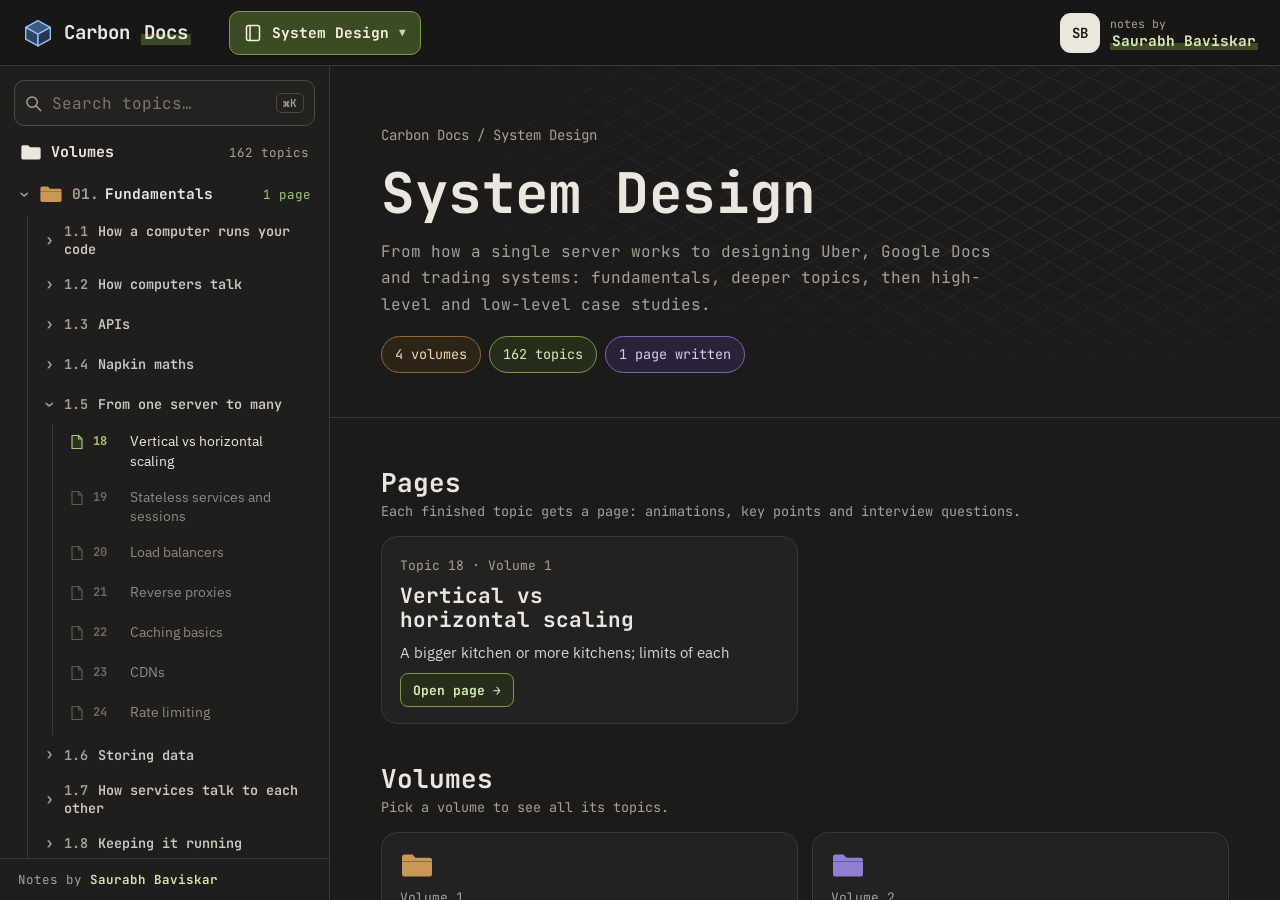
<file: index.html>
<!DOCTYPE html>
<html lang="en">
<head>
<meta charset="utf-8">
<meta name="viewport" content="width=device-width, initial-scale=1">
<title>Carbon Docs</title>
<link rel="preconnect" href="https://fonts.googleapis.com">
<link rel="preconnect" href="https://fonts.gstatic.com" crossorigin>
<link href="https://fonts.googleapis.com/css2?family=JetBrains+Mono:wght@400;500;700&family=IBM+Plex+Sans:wght@400;500;600&display=swap" rel="stylesheet">
<link rel="stylesheet" href="assets/lesson.css">
<link rel="stylesheet" href="assets/app.css">
</head>
<body id="carbonShell">
<header class="appbar">
 <button class="iconbtn menu-btn" id="menuBtn" type="button" aria-label="Show topics" aria-expanded="false"><svg viewBox="0 0 20 20" aria-hidden="true"><path d="M3 5h14M3 10h14M3 15h14" stroke="currentColor" stroke-width="2" stroke-linecap="round"/></svg></button>
 <a class="logo" id="logo" href="#"><svg viewBox="0 0 26 26" aria-hidden="true"><path d="M13 3 23 8.5 13 14 3 8.5Z" fill="#3e5a86" stroke="#9cc3f5" stroke-width="1.1" stroke-linejoin="round"/><path d="M3 8.5V18L13 23.5V14Z" fill="#2d4466" stroke="#9cc3f5" stroke-width="1.1" stroke-linejoin="round"/><path d="M23 8.5V18L13 23.5V14Z" fill="#223552" stroke="#9cc3f5" stroke-width="1.1" stroke-linejoin="round"/></svg><span>Carbon <em>Docs</em></span></a>
 <div class="switch">
  <button id="bookBtn" type="button" aria-haspopup="listbox" aria-expanded="false"><svg viewBox="0 0 18 18" aria-hidden="true"><rect x="2.5" y="1.5" width="13" height="15" rx="2" fill="none" stroke="currentColor" stroke-width="1.5"/><path d="M6 1.5v15" stroke="currentColor" stroke-width="1.5"/></svg><span id="bookName">Book</span><span class="car">▼</span></button>
  <div class="bookmenu" id="bookMenu" role="listbox" aria-label="Books" hidden></div>
 </div>
 <span class="spacer"></span>
 <div class="me"><span class="av" aria-hidden="true">SB</span><span class="who"><small>notes by</small><b>Saurabh Baviskar</b></span></div>
</header>
<div class="shell">
 <aside class="side" id="side" aria-label="Topics">
  <div class="sidesearch"><label><svg viewBox="0 0 18 18" aria-hidden="true"><circle cx="7.5" cy="7.5" r="5.5" fill="none" stroke="currentColor" stroke-width="1.6"/><path d="m12 12 4.5 4.5" stroke="currentColor" stroke-width="1.6" stroke-linecap="round"/></svg><input id="q" type="search" placeholder="Search topics…" autocomplete="off" aria-label="Search topics"><kbd>⌘K</kbd></label></div>
  <div class="treehead"><span><svg viewBox="0 0 34 28" aria-hidden="true"><path d="M2 6a2.5 2.5 0 0 1 2.5-2.5h8l3 3.2h14A2.5 2.5 0 0 1 32 9.2V23a2.5 2.5 0 0 1-2.5 2.5h-25A2.5 2.5 0 0 1 2 23Z" fill="#ece7de"/></svg>Volumes</span><small id="tcount"></small></div>
  <nav id="tree"></nav>
  <p class="nomatch" id="nomatch">No topic matches that search.</p>
  <div class="sidefoot">Notes by <b>Saurabh Baviskar</b></div>
 </aside>
 <div class="backdrop" id="backdrop"></div>
 <main class="main" id="main"></main>
</div>

<script src="system-design/book.js"></script>
<script>
{
const $=id=>document.getElementById(id);
const esc=s=>String(s).replace(/[&<>"']/g,c=>({'&':'&amp;','<':'&lt;','>':'&gt;','"':'&quot;',"'":'&#39;'}[c]));
const BOOKS=Object.values(window.BOOKS||{});
const COLS=['#d9a35b','#9a86e6','#5b9be0','#e06b8b','#8fbf6a','#5bc4b0'];
const folder=c=>'<svg viewBox="0 0 34 28" aria-hidden="true"><path d="M2 6a2.5 2.5 0 0 1 2.5-2.5h8l3 3.2h14A2.5 2.5 0 0 1 32 9.2V23a2.5 2.5 0 0 1-2.5 2.5h-25A2.5 2.5 0 0 1 2 23Z" fill="'+c+'" opacity=".92"/><path d="M2 10.5h30" stroke="#1c1b19" stroke-opacity=".35"/></svg>';
const doc=on=>'<svg viewBox="0 0 14 16" aria-hidden="true"><path d="M2 1.5h6.5L12 5v9.5H2Z" fill="'+(on?'#2a3320':'none')+'" stroke="'+(on?'#a8c872':'#5f5b55')+'" stroke-width="1.2" stroke-linejoin="round"/><path d="M8.5 1.5V5H12" fill="none" stroke="'+(on?'#a8c872':'#5f5b55')+'" stroke-width="1.2" stroke-linejoin="round"/></svg>';
const arrow=d=>'<svg viewBox="0 0 20 20" aria-hidden="true"><path d="'+(d<0?'M12.5 4 6.5 10l6 6':'M7.5 4l6 6-6 6')+'" fill="none" stroke="currentColor" stroke-width="2" stroke-linecap="round" stroke-linejoin="round"/></svg>';
let B=null,FLAT=[],active=null;
const store={get:k=>{try{return localStorage.getItem(k)}catch(e){return null}},set:(k,v)=>{try{localStorage.setItem(k,v)}catch(e){}}};
const label=n=>/^[CL]\d/i.test(n)?'Case study '+n:'Topic '+n;
const hashOf=t=>'#'+B.code+'-'+t.n.toLowerCase();
const countV=v=>v.modules.reduce((a,m)=>a+m.topics.length,0);
const pagesV=v=>v.modules.reduce((a,m)=>a+m.topics.filter(t=>B.pages[t.n]).length,0);

function useBook(b){
 B=b;FLAT=[];
 B.volumes.forEach((v,vi)=>v.modules.forEach(m=>m.topics.forEach(t=>FLAT.push({t,v,vi,m}))));
 $('bookName').textContent=B.title;$('logo').href='#'+B.code;
 $('tcount').textContent=FLAT.length+' topics';
 store.set('carbon:book',B.id);
 $('bookMenu').innerHTML='<p>Books</p>'+BOOKS.map(b=>{const n=b.volumes.reduce((k,v)=>k+countV(v),0);return '<button type="button" role="option" data-b="'+esc(b.id)+'" aria-selected="'+(b===B)+'">'+esc(b.title)+'<small>'+b.volumes.length+' volumes · '+n+' topics</small></button>'}).join('');
 $('tree').innerHTML=B.volumes.map((v,vi)=>{const p=pagesV(v);
  const tps=ts=>ts.map(t=>{const has=!!B.pages[t.n];return '<a class="tp'+(has?' has':'')+'" href="'+hashOf(t)+'" data-id="'+esc(t.n)+'">'+doc(has)+'<span class="tn">'+esc(t.n)+'</span><span>'+esc(t.t)+'</span></a>'}).join('');
  return '<details class="tv" data-v="'+vi+'"><summary><span class="chev">›</span>'+folder(COLS[vi%COLS.length])+'<span class="vt"><i>'+String(vi+1).padStart(2,'0')+'.</i>'+esc(v.title)+'</span><span class="cnt'+(p?' has':'')+'">'+(p?p+(p===1?' page':' pages'):countV(v))+'</span></summary><div class="kids">'+
   v.modules.map(m=>m.title?'<details class="tm"><summary><span class="chev">›</span><span><span class="mid">'+esc(m.id)+'</span> '+esc(m.title)+'</span></summary><div class="kids">'+tps(m.topics)+'</div></details>':tps(m.topics)).join('')+'</div></details>'}).join('');
 $('q').value='';filter();
}

/* ---------- main views ---------- */
function overview(){
 setMain(false);document.title=B.title+' · Carbon Docs';
 const pages=FLAT.filter(x=>B.pages[x.t.n]);
 $('main').innerHTML='<section class="ovhero grid-bg"><p class="crumb">Carbon Docs / '+esc(B.title)+'</p><h1>'+esc(B.title)+'</h1><p class="sub">'+esc(B.blurb)+'</p><div class="chips"><span class="c1">'+B.volumes.length+' volumes</span><span class="c2">'+FLAT.length+' topics</span><span class="c3">'+pages.length+(pages.length===1?' page':' pages')+' written</span></div></section>'+
 '<section class="ovbody"><h2>Pages</h2><p class="hint">Each finished topic gets a page: animations, key points and interview questions.</p><div class="cards">'+
 (pages.length?pages.map(x=>'<a class="card" href="'+hashOf(x.t)+'"><span class="k">'+esc(label(x.t.n))+' · '+esc(x.v.name)+'</span><h2>'+esc(x.t.t)+'</h2><p>'+esc(x.t.c)+'</p><span class="open">Open page →</span></a>').join(''):'<p class="hint">No pages yet.</p>')+
 '</div><h2>Volumes</h2><p class="hint">Pick a volume to see all its topics.</p><div class="cards two">'+
 B.volumes.map((v,vi)=>{const p=pagesV(v);return '<a class="card" href="#'+B.code+'-v'+(vi+1)+'">'+folder(COLS[vi%COLS.length])+'<span class="k">'+esc(v.name)+'</span><h2>'+esc(v.title)+'</h2><span class="meta">'+esc(v.range)+' · '+countV(v)+' topics'+(p?' · <b>'+p+(p===1?' page':' pages')+'</b>':'')+'</span></a>'}).join('')+'</div></section>';
 markActive(null);
}
function volume(vi){
 const v=B.volumes[vi];setMain(false);document.title=v.name+': '+v.title+' · Carbon Docs';
 $('main').innerHTML='<section class="ovhero grid-bg"><p class="crumb">'+esc(B.title)+' / '+esc(v.name)+'</p><h1>'+esc(v.title)+'</h1><p class="sub">'+esc(v.range)+' · '+countV(v)+' topics. Topics with a page are highlighted.</p></section><section class="vview">'+
 v.modules.map(m=>(m.title?'<h3 class="modh">'+esc((m.id?m.id+' ':'')+m.title)+'</h3>':'')+'<div class="list">'+m.topics.map(t=>{const on=!!B.pages[t.n];return '<a class="row'+(on?' on':'')+'" href="'+hashOf(t)+'"><span class="n">'+esc(t.n)+'</span><span class="t">'+esc(t.t)+'</span>'+(t.c?'<span class="c">'+esc(t.c)+'</span>':'')+(on?'<span class="open">Open →</span>':'')+'</a>'}).join('')+'</div>').join('')+'</section>';
 markActive(null);openVol(vi);
}
function topic(i){
 const x=FLAT[i],t=x.t,pg=B.pages[t.n],prev=FLAT[i-1],next=FLAT[i+1];
 document.title=t.t+' · Carbon Docs';
 const nav=(o,d)=>o?'<a class="iconbtn" href="'+hashOf(o.t)+'" aria-label="'+(d<0?'Previous':'Next')+' topic: '+esc(o.t.t)+'" title="'+esc(o.t.t)+'">'+arrow(d)+'</a>':'<span class="iconbtn" aria-disabled="true">'+arrow(d)+'</span>';
 const bar='<div class="pagebar">'+nav(prev,-1)+'<span class="pc"><b>'+esc(label(t.n))+'</b> · '+esc(x.v.name)+(x.m.title?' · '+esc((x.m.id?x.m.id+' ':'')+x.m.title):'')+'</span>'+nav(next,1)+'</div>';
 if(pg){setMain(true);$('main').innerHTML=bar+'<iframe class="pageframe" src="'+esc(B.base+pg)+'" title="'+esc(t.t)+'"></iframe>'}
 else{setMain(false);$('main').innerHTML=bar+'<section class="stub"><p class="crumb">'+esc(B.title)+' / '+esc(x.v.name)+': '+esc(x.v.title)+'</p><h1 style="font-size:clamp(28px,4vw,42px)">'+esc(t.t)+'</h1>'+(t.c?'<p class="sub">'+esc(t.c)+'</p>':'')+'<div class="box"><b>Not written yet</b><p>This topic gets its page after we learn it: subtopics with animations, a voice interview, then the page appears here.</p></div><div class="nav2">'+(prev?'<a class="btn" href="'+hashOf(prev.t)+'" style="display:inline-flex;align-items:center">← '+esc(prev.t.n)+'</a>':'')+(next?'<a class="btn pri" href="'+hashOf(next.t)+'" style="display:inline-flex;align-items:center">Next: '+esc(next.t.t)+' →</a>':'')+'</div></section>'}
 markActive(t.n);
}
function setMain(framed){const m=$('main');m.classList.toggle('framed',framed);m.scrollTop=0}

/* ---------- tree state ---------- */
function openVol(vi){document.querySelectorAll('#tree .tv').forEach(d=>{if(+d.dataset.v===vi)d.open=true})}
function markActive(id){
 active=id;let el=null;
 document.querySelectorAll('#tree .tp').forEach(a=>{if(id!==null&&a.dataset.id===id){a.setAttribute('aria-current','page');el=a}else a.removeAttribute('aria-current')});
 if(el){let p=el.parentElement;while(p&&p.id!=='tree'){if(p.tagName==='DETAILS')p.open=true;p=p.parentElement}
  el.scrollIntoView({block:'nearest'})}
}
function filter(){
 const q=$('q').value.trim().toLowerCase();let hits=0;
 document.querySelectorAll('#tree .tp').forEach(a=>{const ok=!q||a.textContent.toLowerCase().includes(q);a.hidden=!ok;if(ok)hits++});
 document.querySelectorAll('#tree details').forEach(d=>{const any=[...d.querySelectorAll('.tp')].some(a=>!a.hidden);d.hidden=!!q&&!any;if(q)d.open=any});
 if(!q){document.querySelectorAll('#tree details').forEach(d=>d.open=false);if(active!==null)markActive(active);else{openVol(0);document.querySelectorAll('#tree .tv[open] .tm').forEach(d=>{if(d.querySelector('.tp.has'))d.open=true})}}
 $('nomatch').style.display=q&&!hits?'block':'none'}

/* ---------- routing ---------- */
function route(){
 const h=location.hash.slice(1).toLowerCase(),m=h.match(/^([a-z]+)(?:-(.+))?$/);
 if(m){const b=BOOKS.find(x=>x.code===m[1]);if(b&&b!==B)useBook(b)}
 const rest=m&&m[1]===B.code?m[2]:null;
 if(rest&&/^v\d+$/.test(rest)&&B.volumes[+rest.slice(1)-1])volume(+rest.slice(1)-1);
 else if(rest){const i=FLAT.findIndex(x=>x.t.n.toLowerCase()===rest);if(i>=0)topic(i);else overview()}
 else overview();
 drawer(false)}

/* ---------- controls ---------- */
function drawer(on){document.body.classList.toggle('drawer',on);$('menuBtn').setAttribute('aria-expanded',String(on))}
function menu(on){$('bookMenu').hidden=!on;$('bookBtn').setAttribute('aria-expanded',String(on))}
$('menuBtn').addEventListener('click',()=>drawer(!document.body.classList.contains('drawer')));
$('backdrop').addEventListener('click',()=>drawer(false));
$('bookBtn').addEventListener('click',e=>{e.stopPropagation();menu($('bookMenu').hidden)});
$('bookMenu').addEventListener('click',e=>{const b=e.target.closest('[data-b]');if(!b)return;const bk=BOOKS.find(x=>x.id===b.dataset.b);menu(false);if(bk){if(bk!==B)useBook(bk);location.hash=bk.code}});
document.addEventListener('click',e=>{if(!e.target.closest('.switch'))menu(false)});
$('q').addEventListener('input',filter);
document.addEventListener('keydown',e=>{if((e.metaKey||e.ctrlKey)&&e.key.toLowerCase()==='k'){e.preventDefault();drawer(true);$('q').focus()}if(e.key==='Escape'){menu(false);drawer(false)}});
addEventListener('hashchange',route);

const saved=BOOKS.find(b=>b.id===store.get('carbon:book'));
useBook(saved||BOOKS[0]);route();
}
</script>
</body>
</html>
</file>
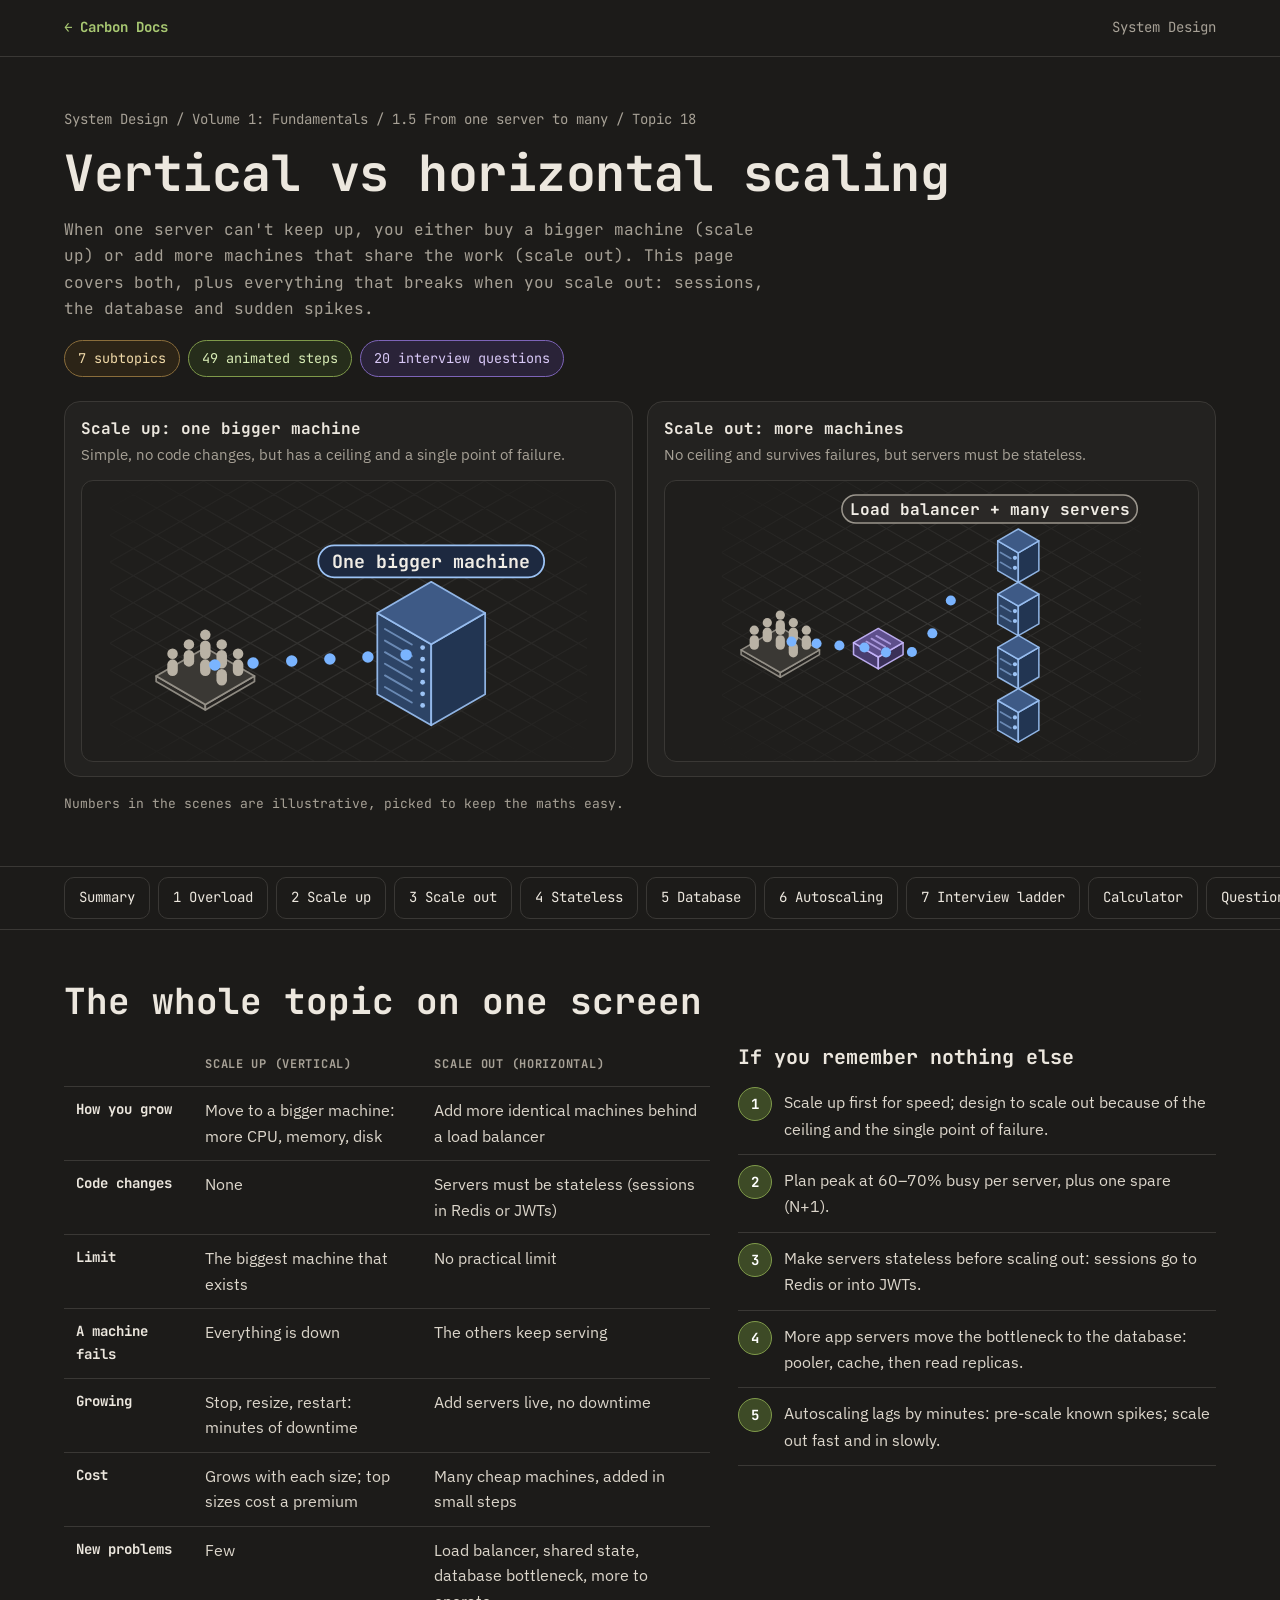
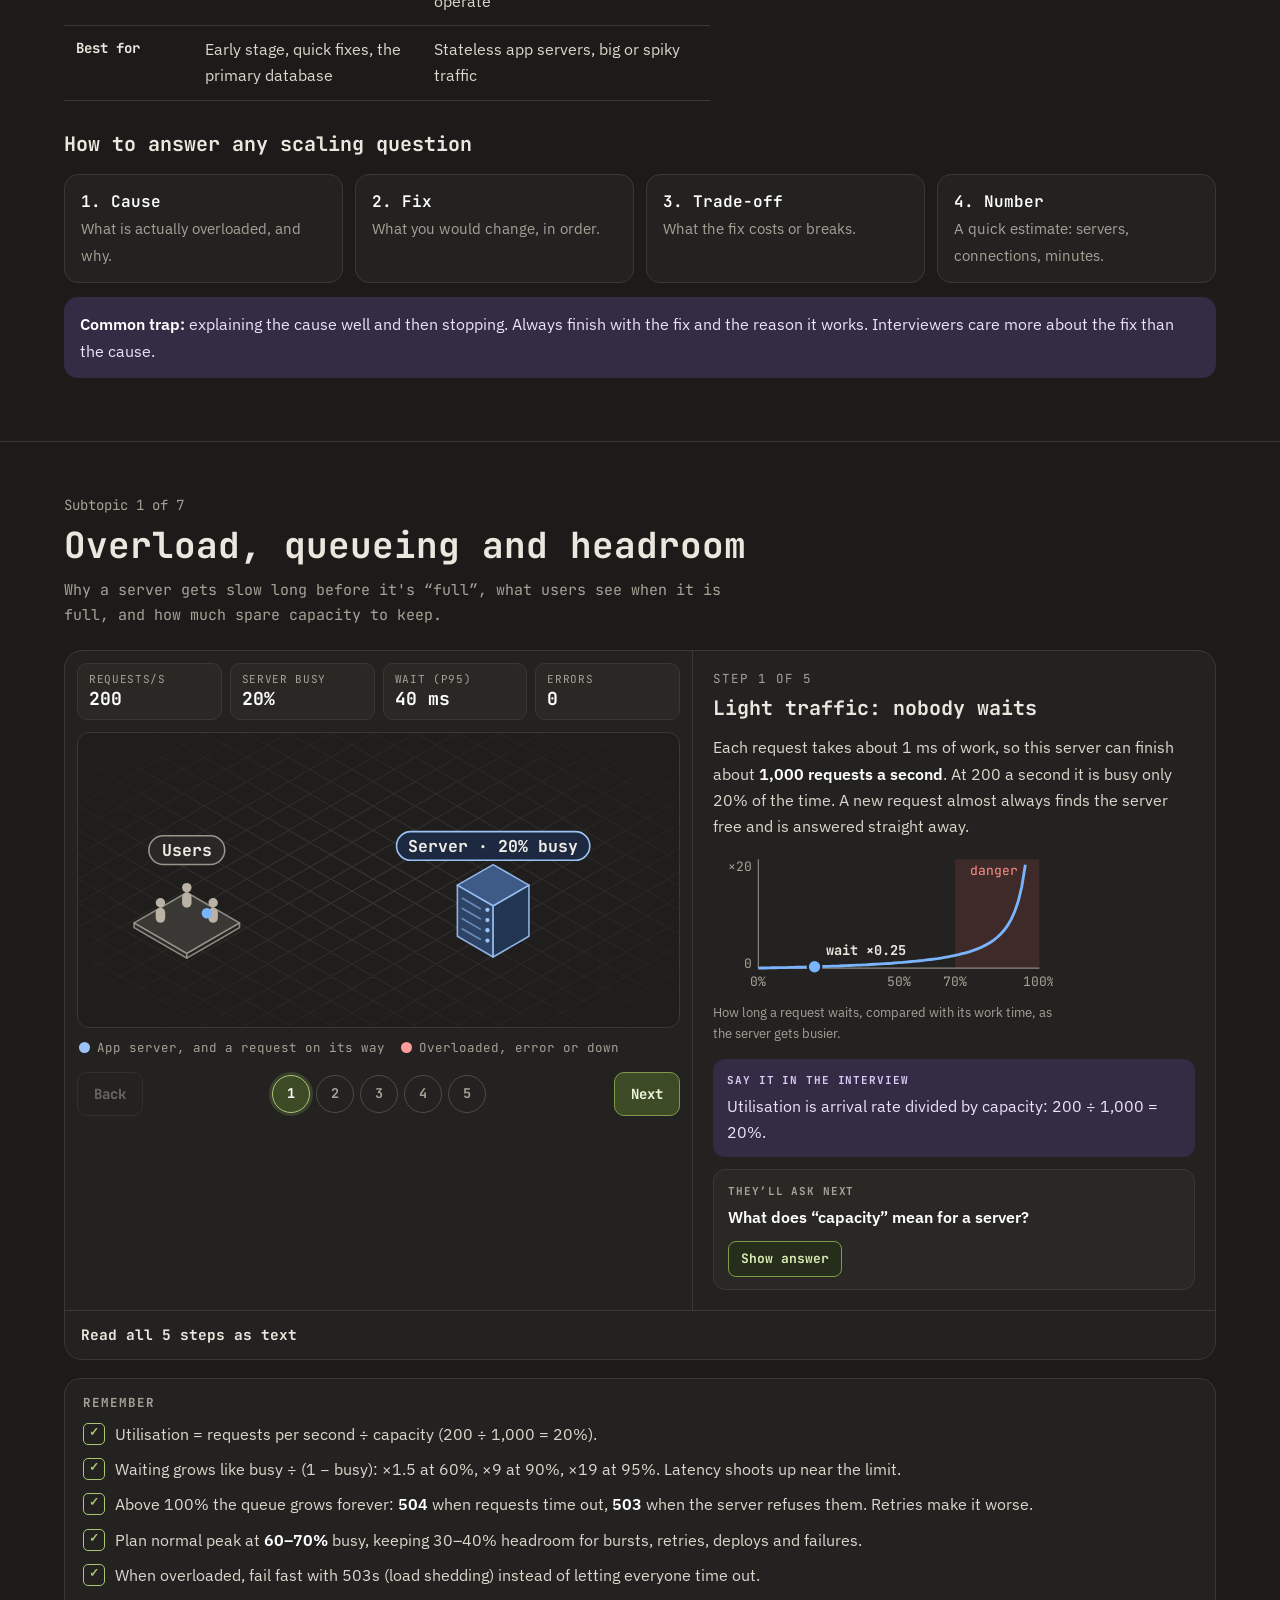
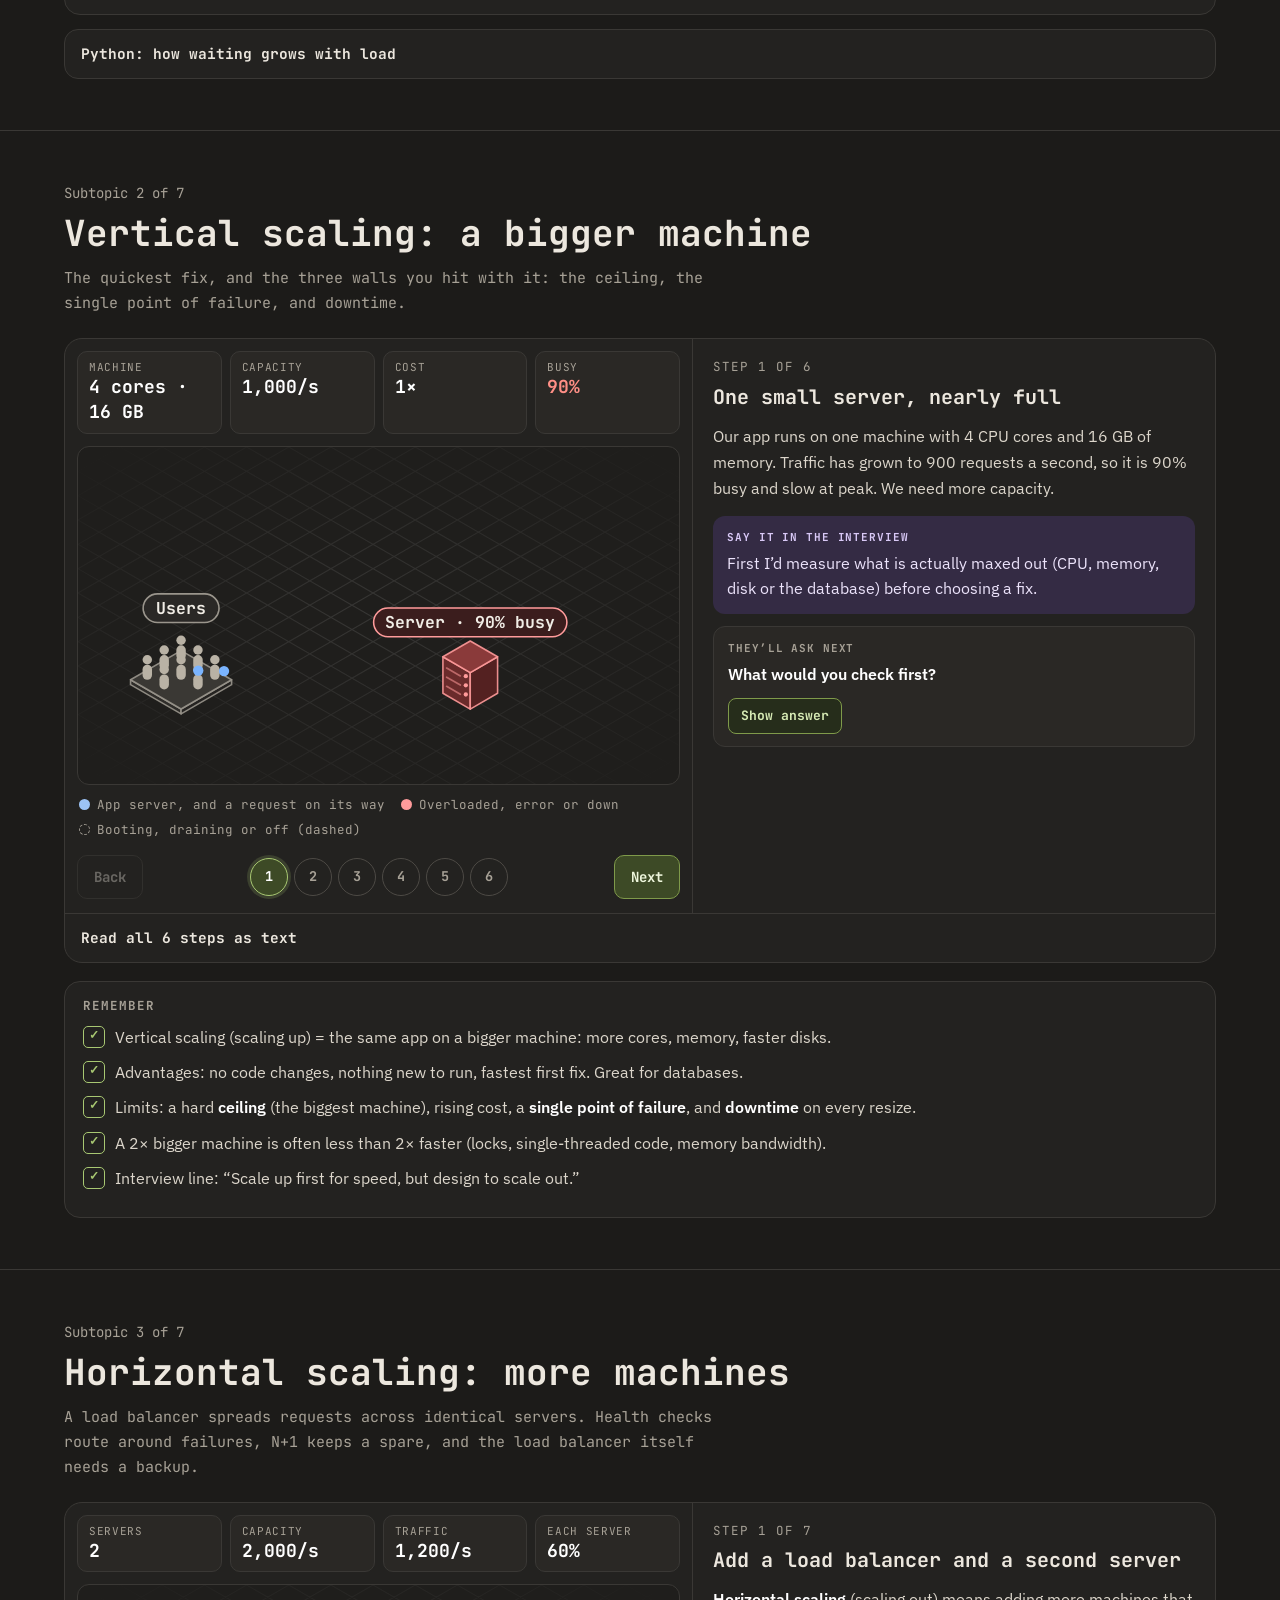
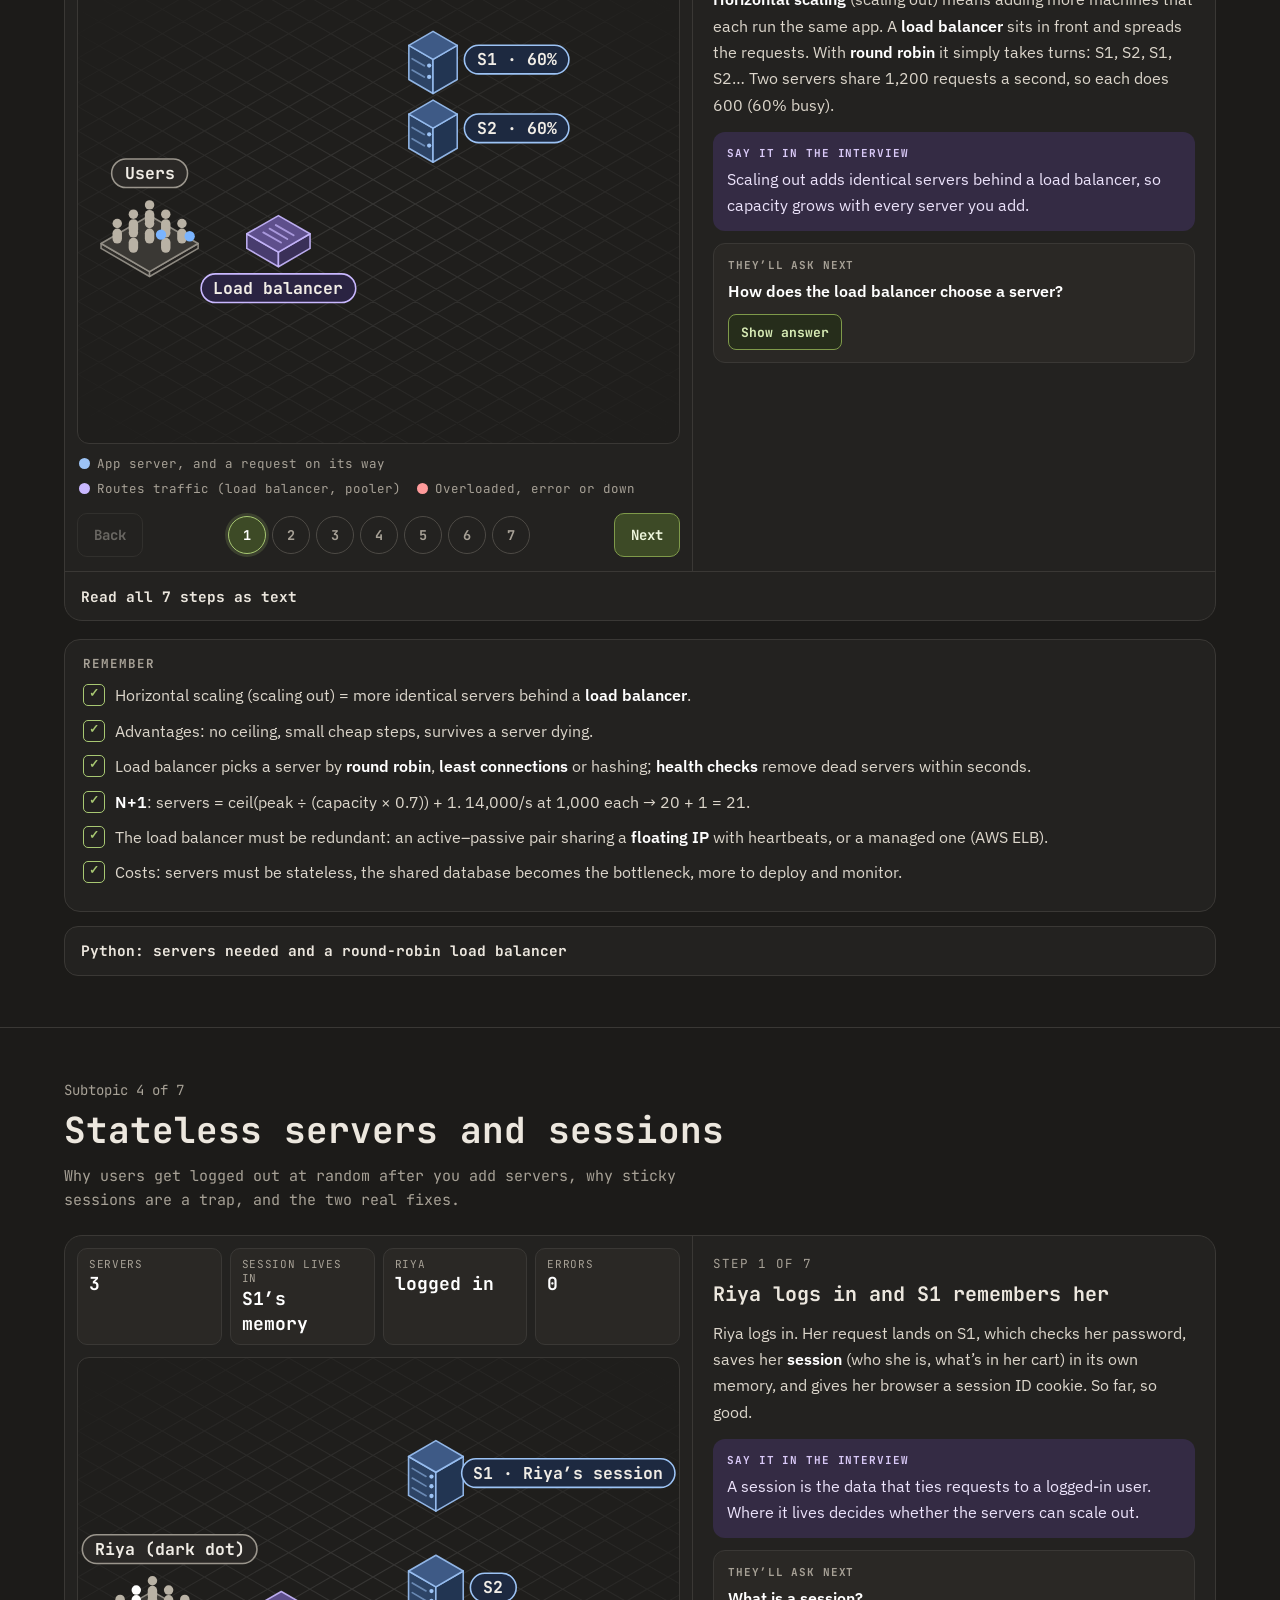
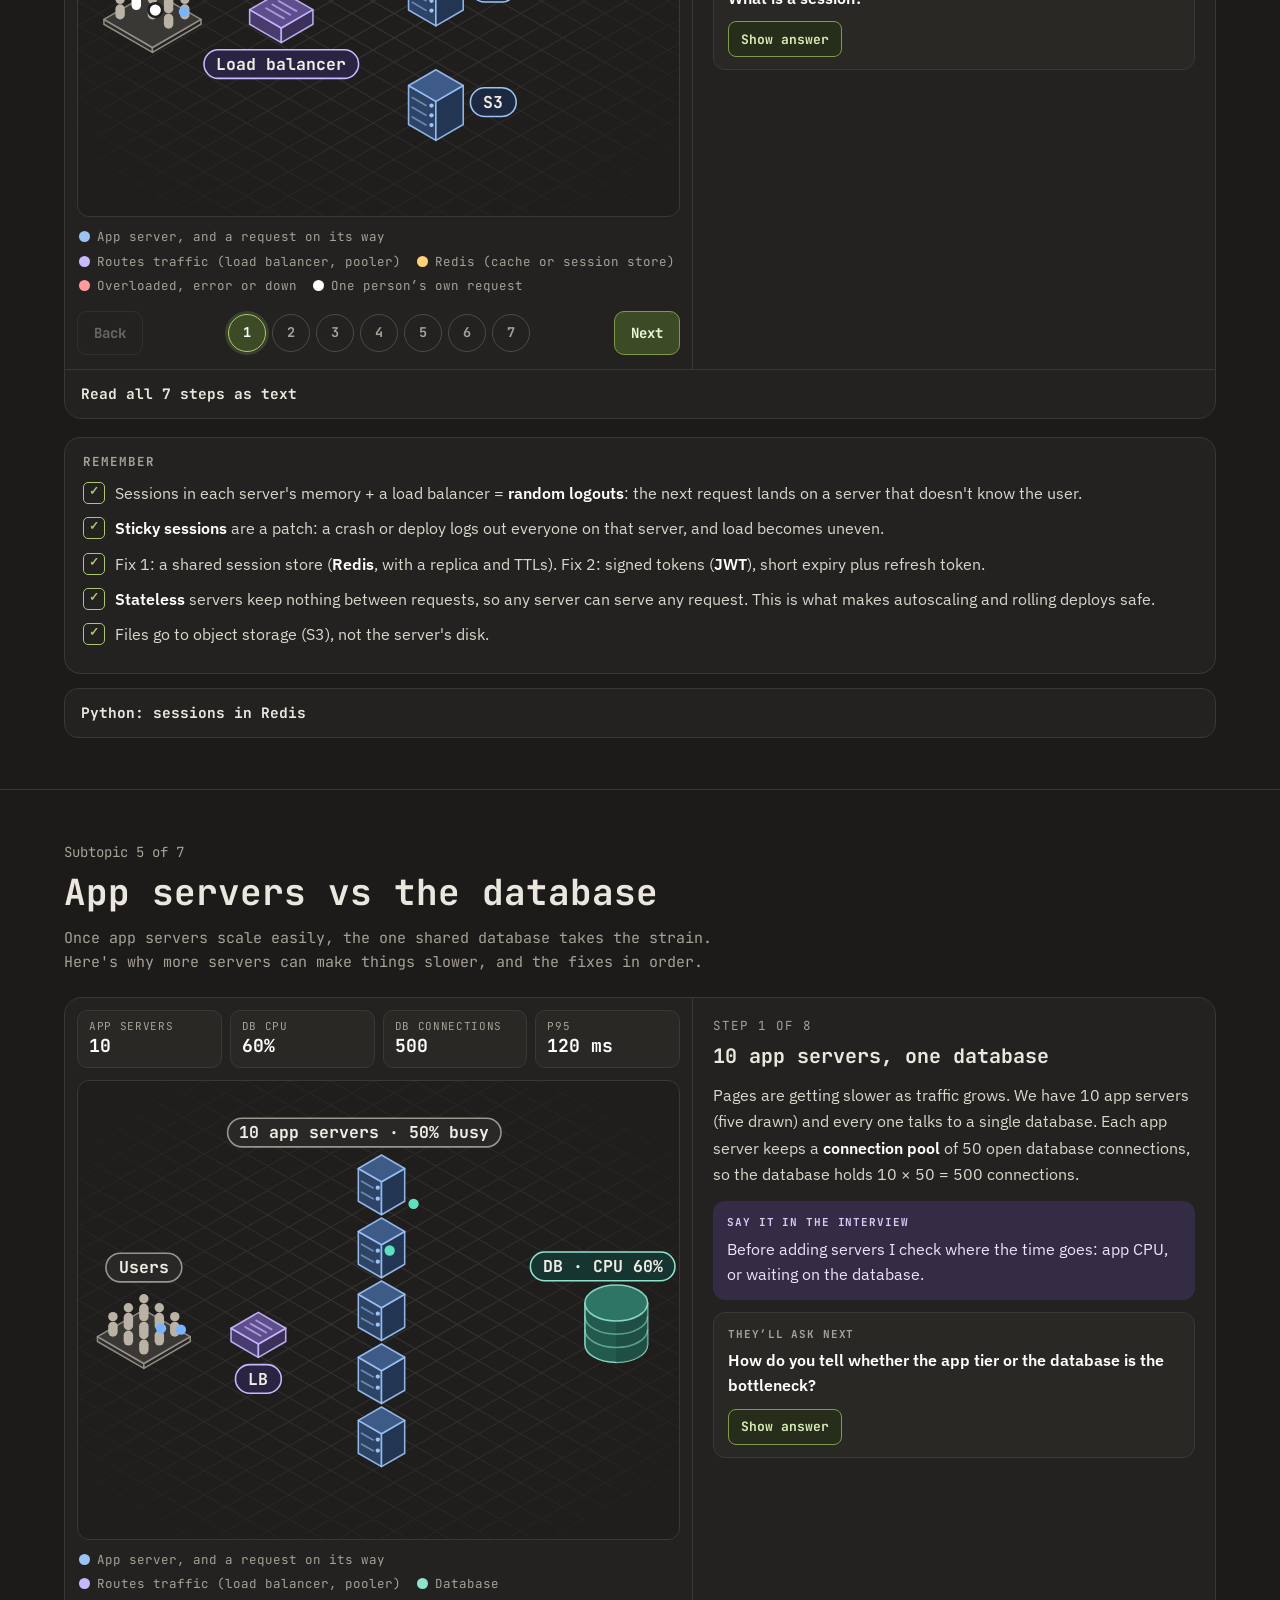
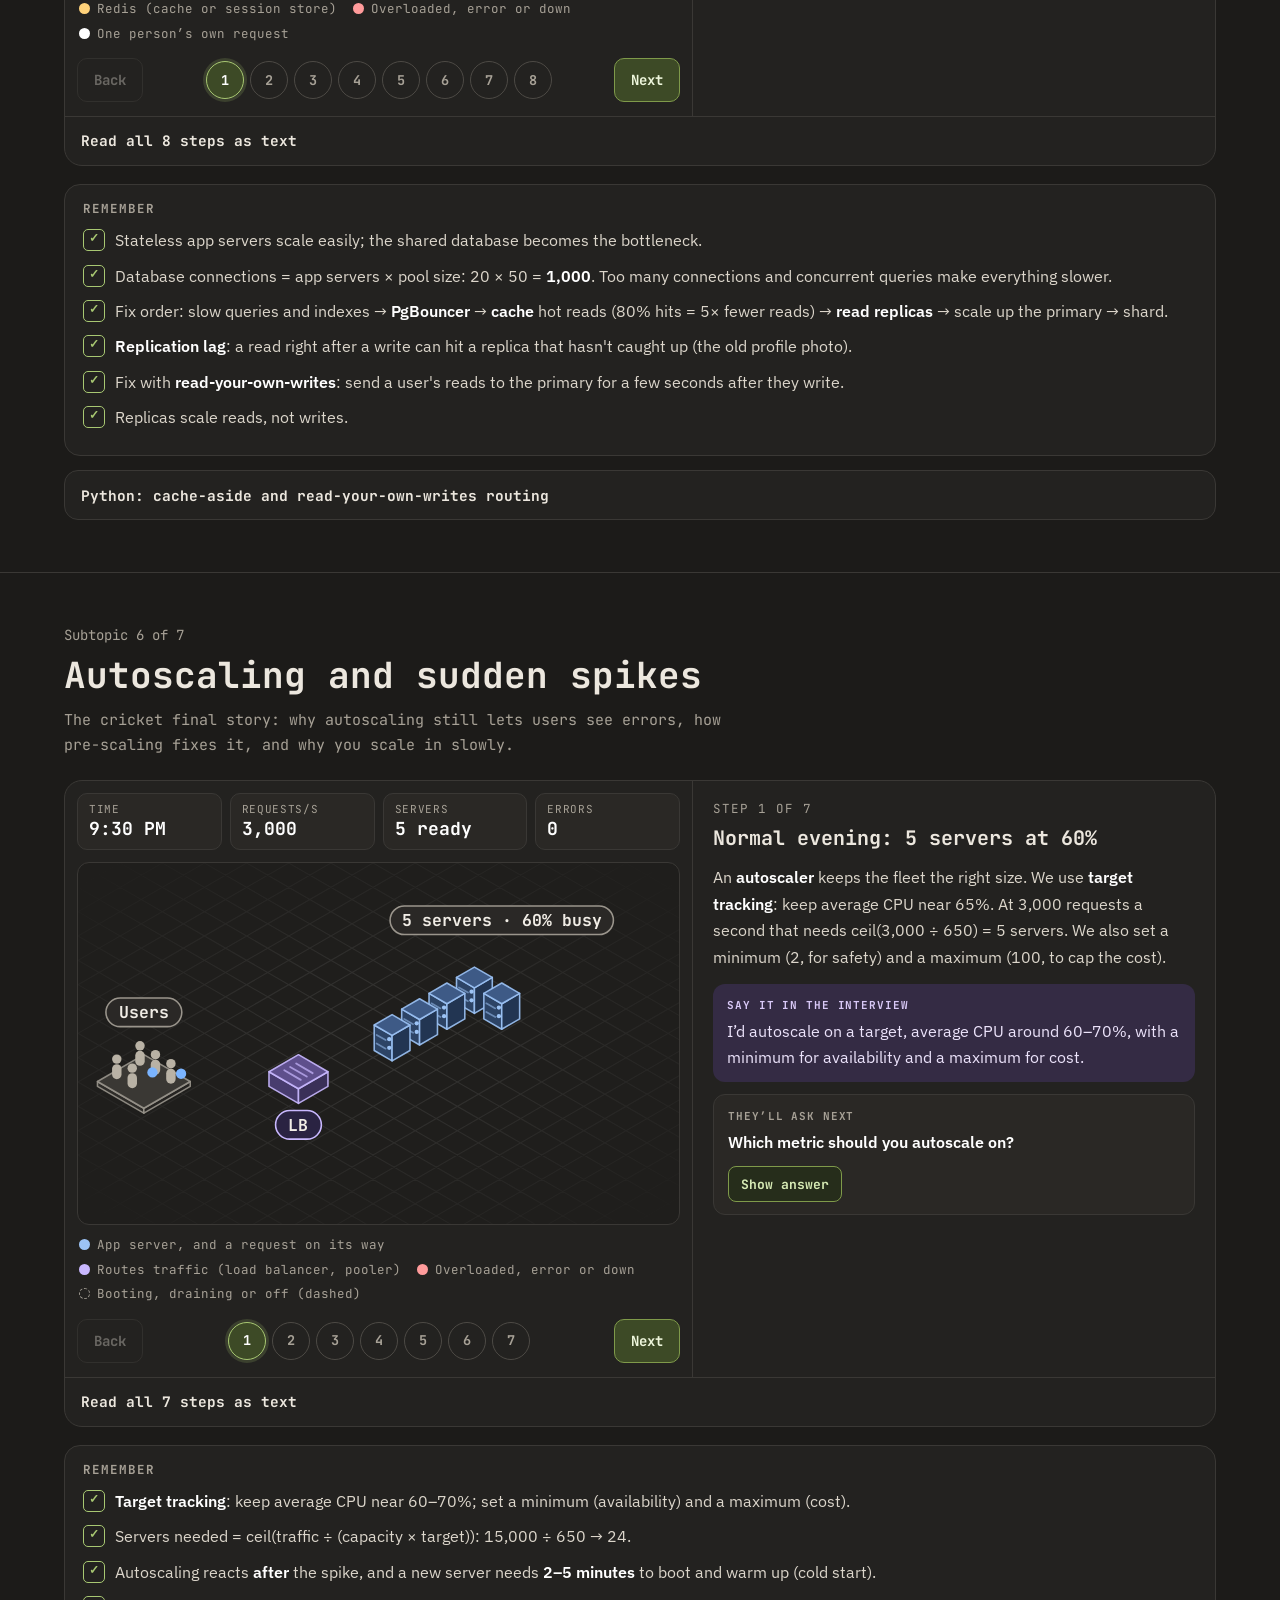
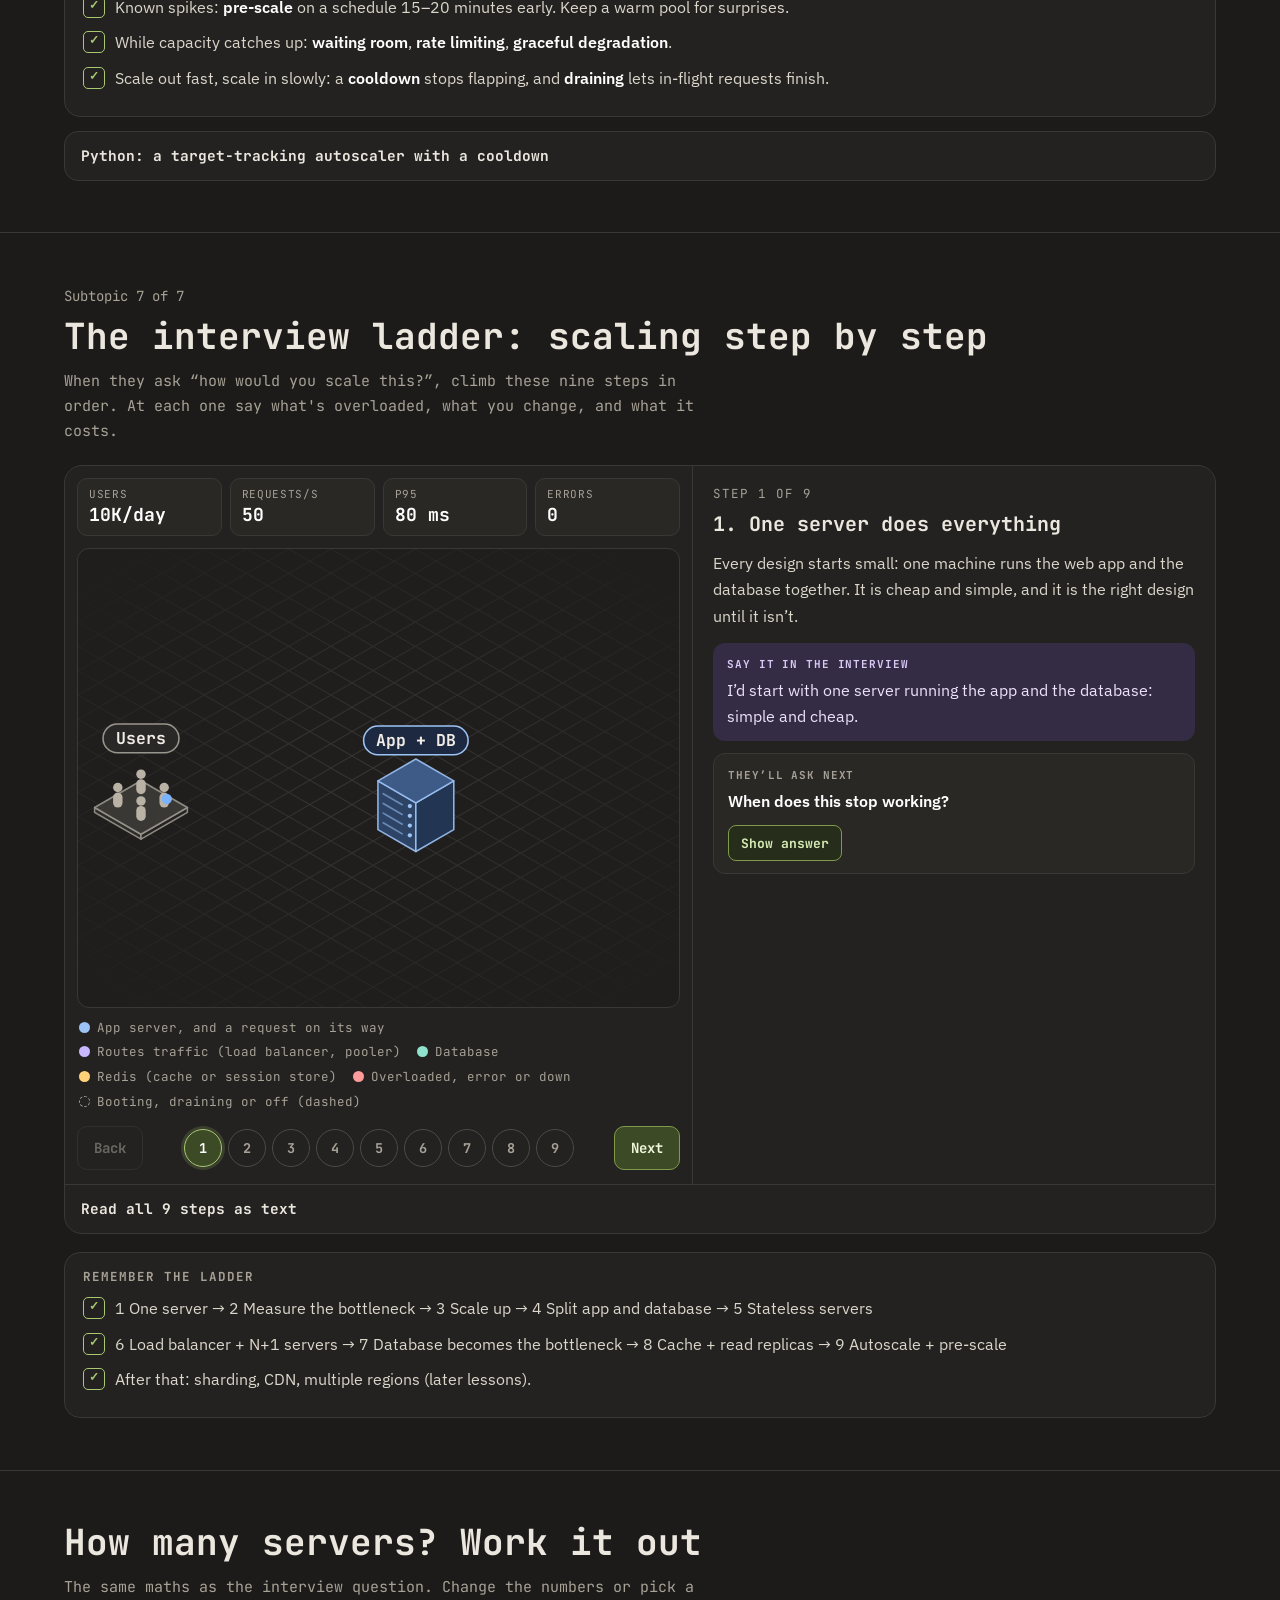
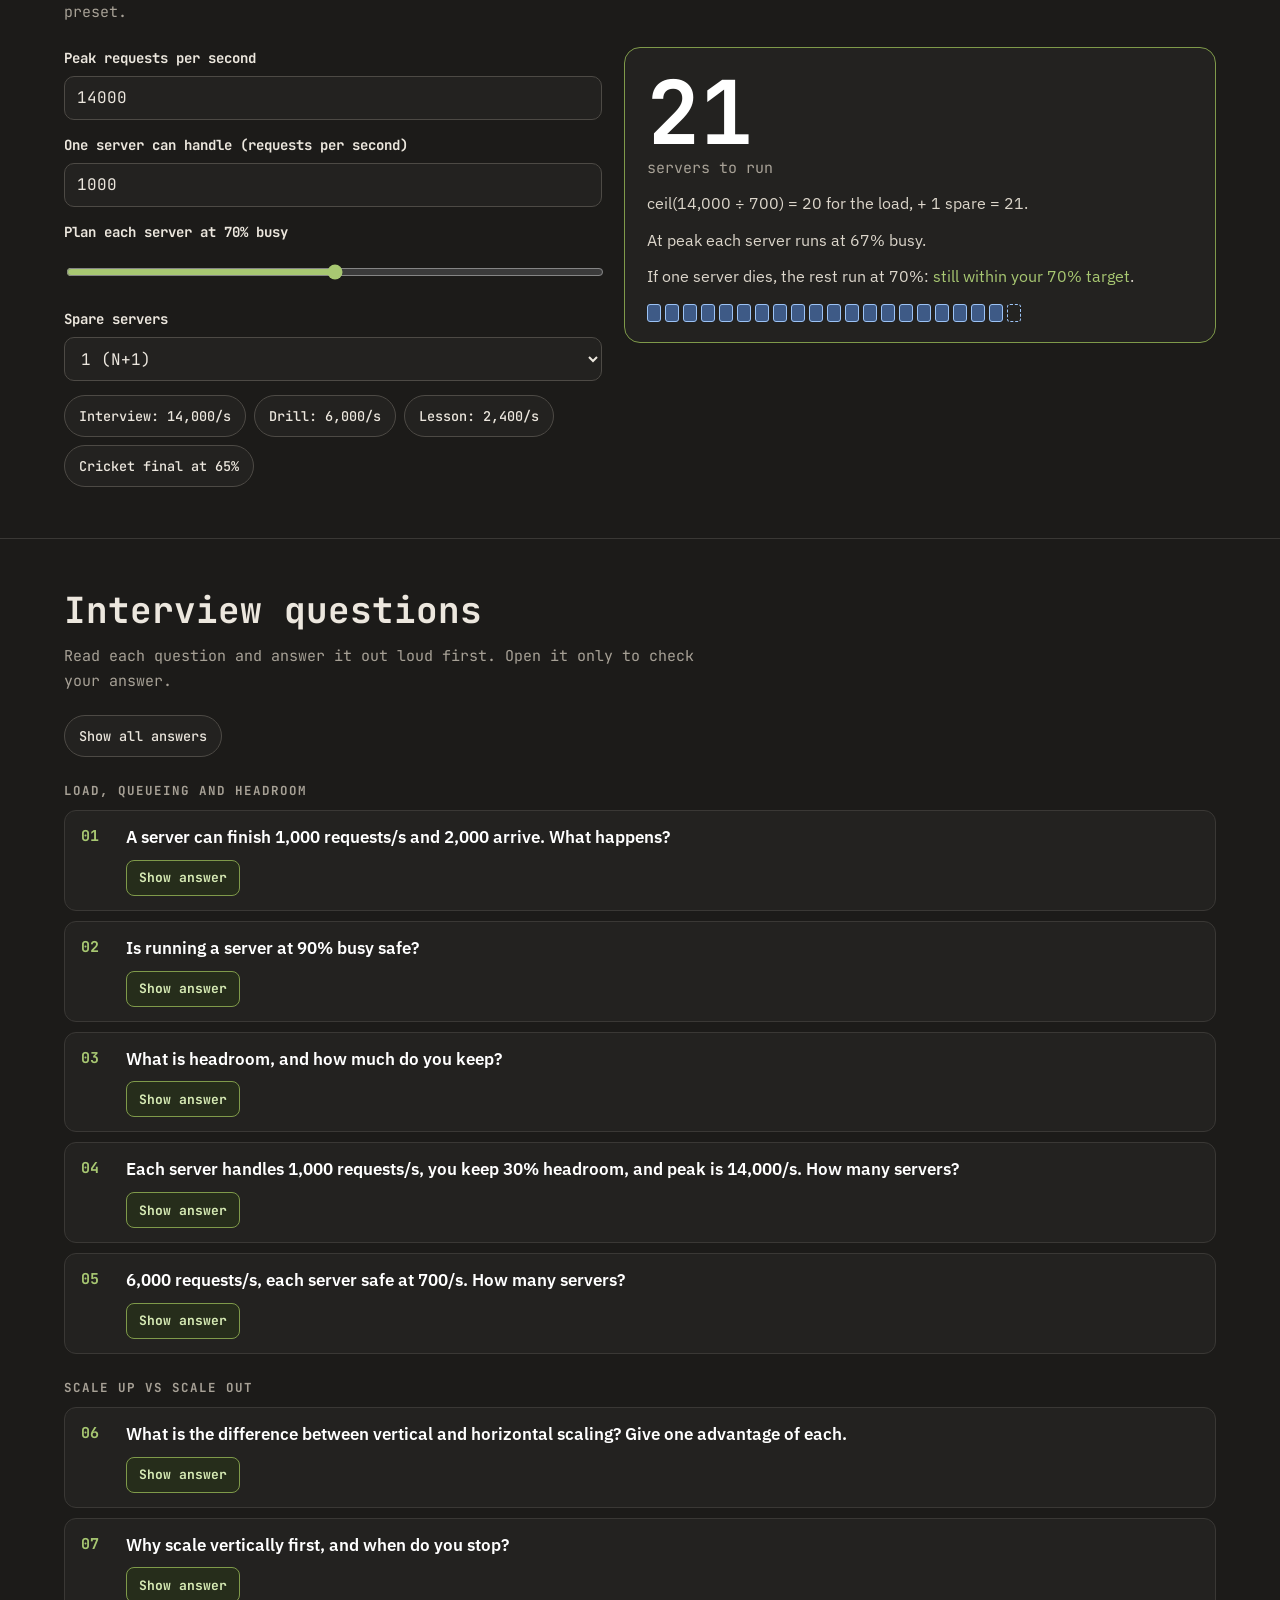
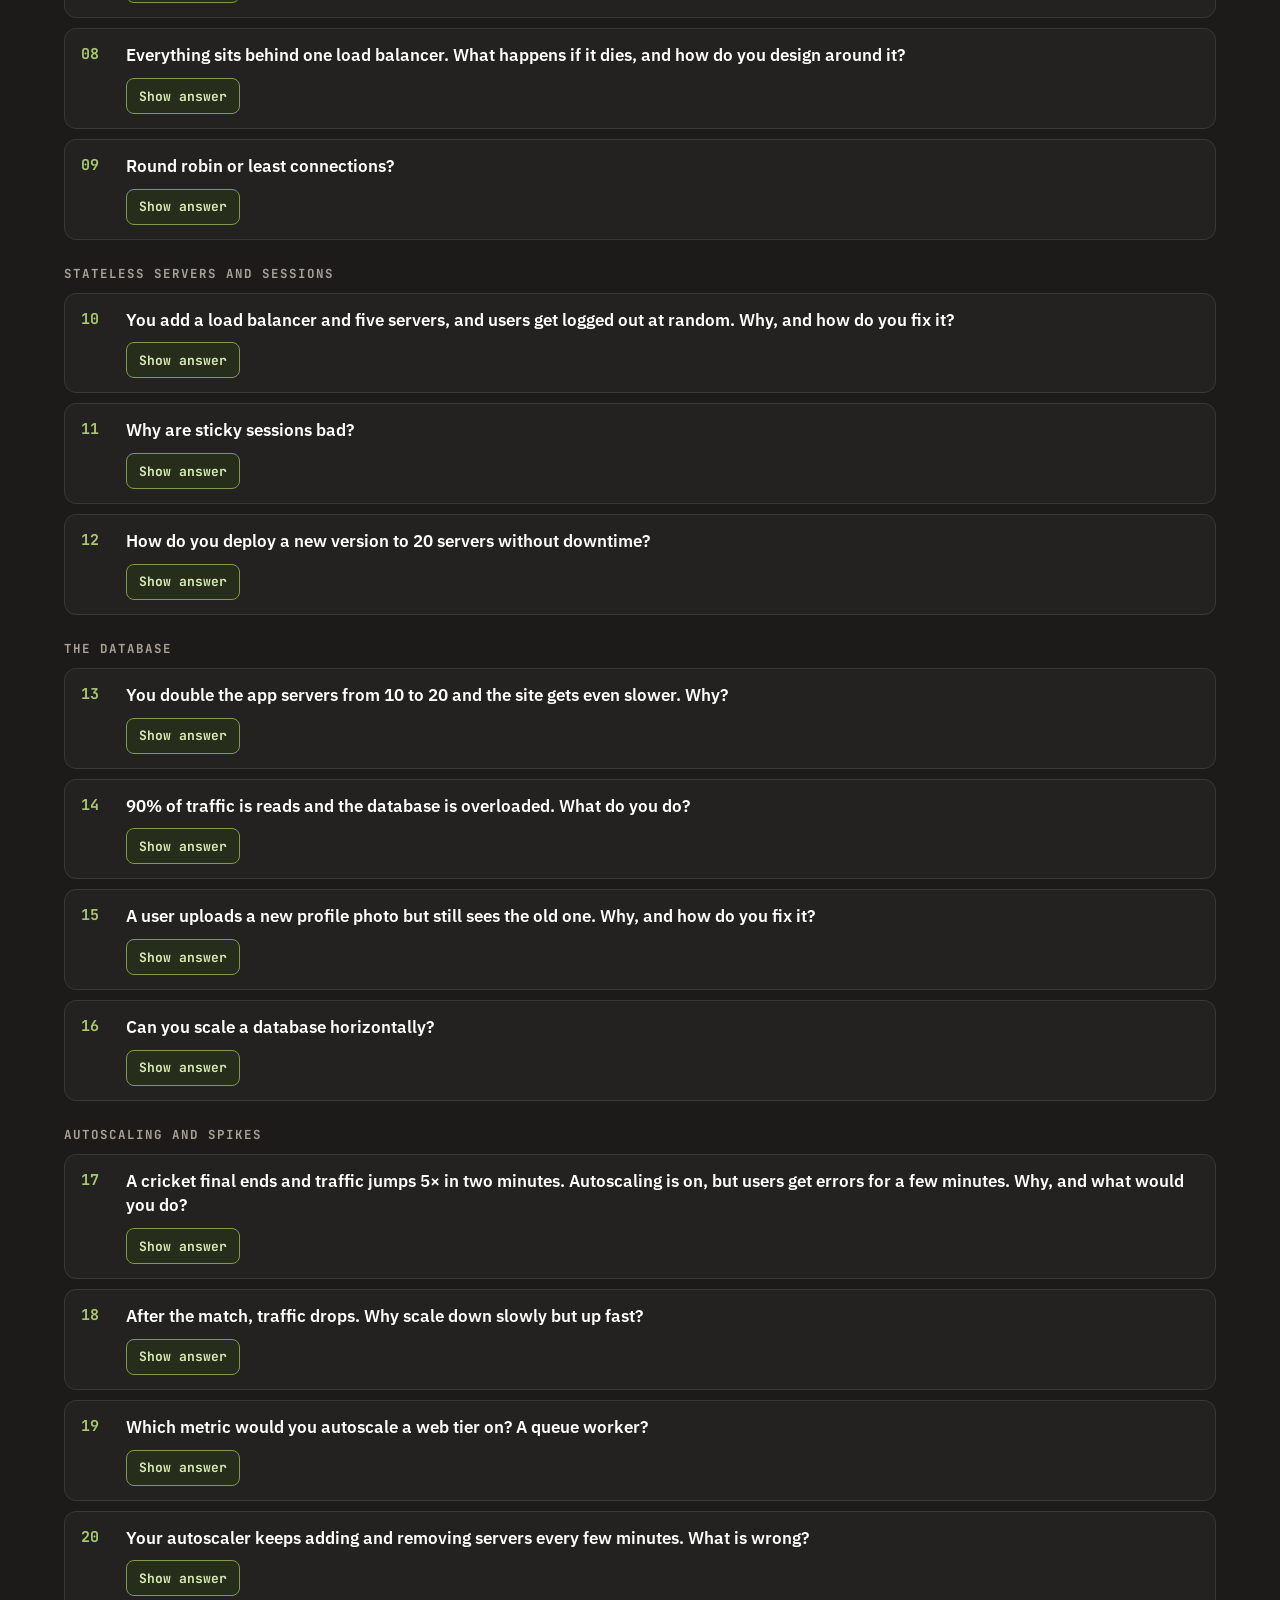
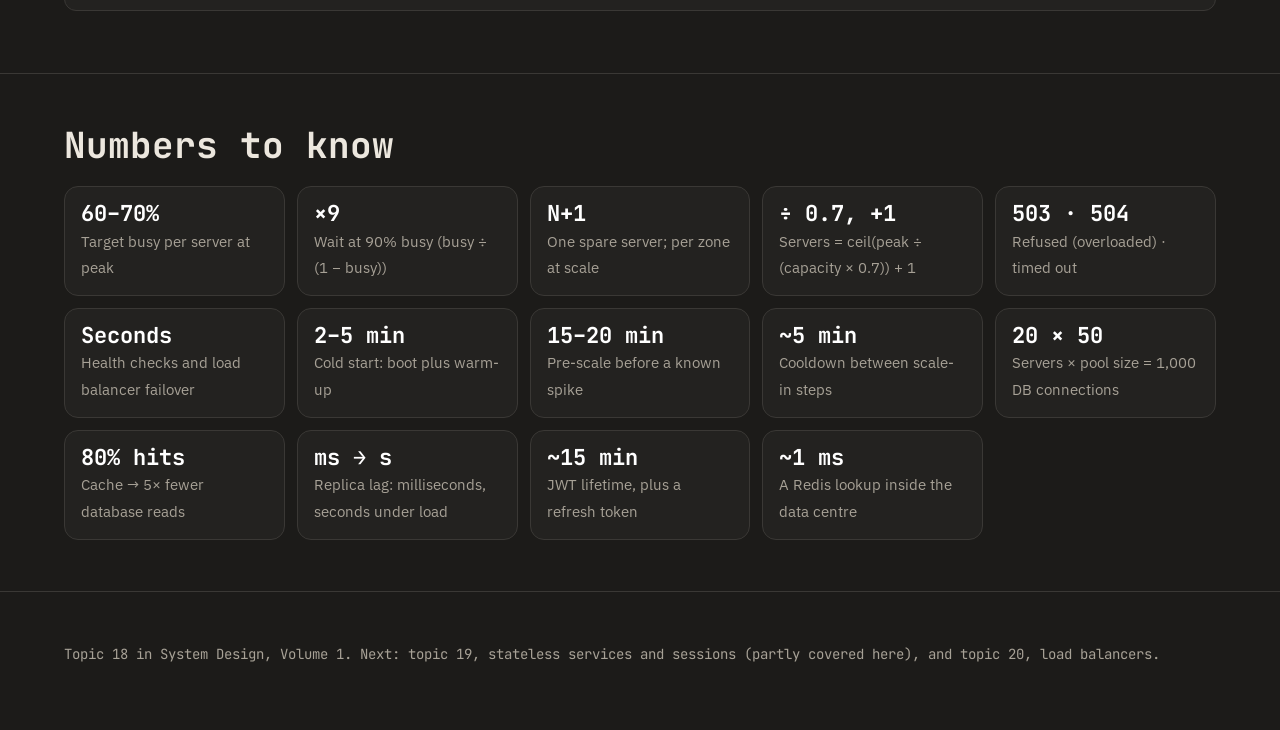
<file: system-design/pages/18-vertical-vs-horizontal-scaling.html>
<!DOCTYPE html>
<html lang="en">
<head>
<meta charset="utf-8">
<meta name="viewport" content="width=device-width, initial-scale=1">
<title>Vertical vs horizontal scaling</title>
<link rel="preconnect" href="https://fonts.googleapis.com">
<link rel="preconnect" href="https://fonts.gstatic.com" crossorigin>
<link href="https://fonts.googleapis.com/css2?family=JetBrains+Mono:wght@400;500;700&family=IBM+Plex+Sans:wght@400;500;600&display=swap" rel="stylesheet">
<link rel="stylesheet" href="../../assets/lesson.css">
</head>
<body>
<div class="topbar"><a href="../../index.html#sd-18">← Carbon Docs</a><span>System Design</span></div>
<header class="hero band" id="top">
 <div class="wrap">
  <p class="crumb">System Design / Volume 1: Fundamentals / 1.5 From one server to many / Topic 18</p>
  <h1>Vertical vs horizontal scaling</h1>
  <p class="sub">When one server can't keep up, you either buy a bigger machine (scale up) or add more machines that share the work (scale out). This page covers both, plus everything that breaks when you scale out: sessions, the database and sudden spikes.</p>
  <div class="chips"><span class="c1">7 subtopics</span><span class="c2" id="nSteps">steps</span><span class="c3" id="nQs">questions</span></div>
  <div class="heroes">
   <div class="mini"><h3>Scale up: one bigger machine</h3><p>Simple, no code changes, but has a ceiling and a single point of failure.</p><div data-scene="heroUp"></div></div>
   <div class="mini"><h3>Scale out: more machines</h3><p>No ceiling and survives failures, but servers must be stateless.</p><div data-scene="heroOut"></div></div>
  </div>
  <p class="note">Numbers in the scenes are illustrative, picked to keep the maths easy.</p>
 </div>
</header>

<nav class="toc" aria-label="Sections"><div class="scroll">
 <a href="#summary">Summary</a><a href="#overload">1 Overload</a><a href="#scale-up">2 Scale up</a><a href="#scale-out">3 Scale out</a><a href="#stateless">4 Stateless</a><a href="#database">5 Database</a><a href="#autoscaling">6 Autoscaling</a><a href="#ladder">7 Interview ladder</a><a href="#calculator">Calculator</a><a href="#questions">Questions</a><a href="#cheat-sheet">Cheat sheet</a>
</div></nav>

<section class="band" id="summary">
 <div class="wrap">
  <h2>The whole topic on one screen</h2>
  <div class="cols2">
   <div class="scroll">
    <table class="stack">
     <thead><tr><th></th><th>Scale up (vertical)</th><th>Scale out (horizontal)</th></tr></thead>
     <tbody>
      <tr><th>How you grow</th><td>Move to a bigger machine: more CPU, memory, disk</td><td>Add more identical machines behind a load balancer</td></tr>
      <tr><th>Code changes</th><td>None</td><td>Servers must be stateless (sessions in Redis or JWTs)</td></tr>
      <tr><th>Limit</th><td>The biggest machine that exists</td><td>No practical limit</td></tr>
      <tr><th>A machine fails</th><td>Everything is down</td><td>The others keep serving</td></tr>
      <tr><th>Growing</th><td>Stop, resize, restart: minutes of downtime</td><td>Add servers live, no downtime</td></tr>
      <tr><th>Cost</th><td>Grows with each size; top sizes cost a premium</td><td>Many cheap machines, added in small steps</td></tr>
      <tr><th>New problems</th><td>Few</td><td>Load balancer, shared state, database bottleneck, more to operate</td></tr>
      <tr><th>Best for</th><td>Early stage, quick fixes, the primary database</td><td>Stateless app servers, big or spiky traffic</td></tr>
     </tbody>
    </table>
   </div>
   <div>
    <h3 style="font-size:20px;margin-bottom:6px">If you remember nothing else</h3>
    <ol class="oneline">
     <li>Scale up first for speed; design to scale out because of the ceiling and the single point of failure.</li>
     <li>Plan peak at 60–70% busy per server, plus one spare (N+1).</li>
     <li>Make servers stateless before scaling out: sessions go to Redis or into JWTs.</li>
     <li>More app servers move the bottleneck to the database: pooler, cache, then read replicas.</li>
     <li>Autoscaling lags by minutes: pre-scale known spikes; scale out fast and in slowly.</li>
    </ol>
   </div>
  </div>
  <h3 style="font-size:20px;margin-top:30px">How to answer any scaling question</h3>
  <div class="frame">
   <div><b>1. Cause</b><span>What is actually overloaded, and why.</span></div>
   <div><b>2. Fix</b><span>What you would change, in order.</span></div>
   <div><b>3. Trade-off</b><span>What the fix costs or breaks.</span></div>
   <div><b>4. Number</b><span>A quick estimate: servers, connections, minutes.</span></div>
  </div>
  <p class="trap"><b>Common trap:</b> explaining the cause well and then stopping. Always finish with the fix and the reason it works. Interviewers care more about the fix than the cause.</p>
 </div>
</section>

<section class="band topic" id="overload">
 <div class="wrap">
  <p class="num">Subtopic 1 of 7</p>
  <h2>Overload, queueing and headroom</h2>
  <p class="lede">Why a server gets slow long before it's “full”, what users see when it is full, and how much spare capacity to keep.</p>
  <div class="scene" data-scene="overload"></div>
  <div class="remember"><h3>Remember</h3><ul>
   <li>Utilisation = requests per second ÷ capacity (200 ÷ 1,000 = 20%).</li>
   <li>Waiting grows like busy ÷ (1 − busy): ×1.5 at 60%, ×9 at 90%, ×19 at 95%. Latency shoots up near the limit.</li>
   <li>Above 100% the queue grows forever: <b>504</b> when requests time out, <b>503</b> when the server refuses them. Retries make it worse.</li>
   <li>Plan normal peak at <b>60–70%</b> busy, keeping 30–40% headroom for bursts, retries, deploys and failures.</li>
   <li>When overloaded, fail fast with 503s (load shedding) instead of letting everyone time out.</li>
  </ul></div>
  <details class="code"><summary>Python: how waiting grows with load</summary><div class="codebar"><button class="btn copy" type="button">Copy</button></div><pre><code><span class="c"># How long a request waits, as a multiple of the work time (M/M/1 queue)</span>
def wait_factor(busy):
    if busy &gt;= 1:
        return float("inf")   <span class="c"># arrivals beat capacity: the queue grows forever</span>
    return busy / (1 - busy)

for busy in (0.2, 0.6, 0.7, 0.85, 0.9, 0.95):
    print(f"{busy:.0%} busy -&gt; wait x{wait_factor(busy):.1f}")
<span class="c"># 20% x0.2 | 60% x1.5 | 70% x2.3 | 85% x5.7 | 90% x9.0 | 95% x19.0</span></code></pre></details>
 </div>
</section>

<section class="band topic" id="scale-up">
 <div class="wrap">
  <p class="num">Subtopic 2 of 7</p>
  <h2>Vertical scaling: a bigger machine</h2>
  <p class="lede">The quickest fix, and the three walls you hit with it: the ceiling, the single point of failure, and downtime.</p>
  <div class="scene" data-scene="up"></div>
  <div class="remember"><h3>Remember</h3><ul>
   <li>Vertical scaling (scaling up) = the same app on a bigger machine: more cores, memory, faster disks.</li>
   <li>Advantages: no code changes, nothing new to run, fastest first fix. Great for databases.</li>
   <li>Limits: a hard <b>ceiling</b> (the biggest machine), rising cost, a <b>single point of failure</b>, and <b>downtime</b> on every resize.</li>
   <li>A 2× bigger machine is often less than 2× faster (locks, single-threaded code, memory bandwidth).</li>
   <li>Interview line: “Scale up first for speed, but design to scale out.”</li>
  </ul></div>
 </div>
</section>

<section class="band topic" id="scale-out">
 <div class="wrap">
  <p class="num">Subtopic 3 of 7</p>
  <h2>Horizontal scaling: more machines</h2>
  <p class="lede">A load balancer spreads requests across identical servers. Health checks route around failures, N+1 keeps a spare, and the load balancer itself needs a backup.</p>
  <div class="scene" data-scene="out"></div>
  <div class="remember"><h3>Remember</h3><ul>
   <li>Horizontal scaling (scaling out) = more identical servers behind a <b>load balancer</b>.</li>
   <li>Advantages: no ceiling, small cheap steps, survives a server dying.</li>
   <li>Load balancer picks a server by <b>round robin</b>, <b>least connections</b> or hashing; <b>health checks</b> remove dead servers within seconds.</li>
   <li><b>N+1</b>: servers = ceil(peak ÷ (capacity × 0.7)) + 1. 14,000/s at 1,000 each → 20 + 1 = 21.</li>
   <li>The load balancer must be redundant: an active–passive pair sharing a <b>floating IP</b> with heartbeats, or a managed one (AWS ELB).</li>
   <li>Costs: servers must be stateless, the shared database becomes the bottleneck, more to deploy and monitor.</li>
  </ul></div>
  <details class="code"><summary>Python: servers needed and a round-robin load balancer</summary><div class="codebar"><button class="btn copy" type="button">Copy</button></div><pre><code>import math, itertools

def servers_needed(peak_rps, per_server=1000, target=0.70, spare=1):
    <span class="c">"""Servers to run so peak sits at `target` busy, plus spares (N+1)."""</span>
    safe = per_server * target                <span class="c"># 1,000 * 0.7 = 700 requests/s</span>
    return math.ceil(peak_rps / safe) + spare

print(servers_needed(14_000))   <span class="c"># 20 + 1 = 21</span>
print(servers_needed(6_000))    <span class="c"># 9 + 1 = 10</span>
print(servers_needed(2_400))    <span class="c"># 4 + 1 = 5</span>

class LoadBalancer:
    <span class="c">"""Round robin that skips servers failing their health check."""</span>
    def __init__(self, servers):
        self.servers = list(servers)
        self.healthy = set(self.servers)
        self._next = itertools.cycle(self.servers)

    def health_check(self, server, ok):
        if ok:
            self.healthy.add(server)
        else:
            self.healthy.discard(server)

    def pick(self):
        for _ in range(len(self.servers)):
            server = next(self._next)
            if server in self.healthy:
                return server
        raise RuntimeError("503: no healthy servers")

lb = LoadBalancer(["s1", "s2", "s3"])
lb.health_check("s2", ok=False)
print([lb.pick() for _ in range(4)])   <span class="c"># ['s1', 's3', 's1', 's3']</span></code></pre></details>
 </div>
</section>

<section class="band topic" id="stateless">
 <div class="wrap">
  <p class="num">Subtopic 4 of 7</p>
  <h2>Stateless servers and sessions</h2>
  <p class="lede">Why users get logged out at random after you add servers, why sticky sessions are a trap, and the two real fixes.</p>
  <div class="scene" data-scene="stateless"></div>
  <div class="remember"><h3>Remember</h3><ul>
   <li>Sessions in each server's memory + a load balancer = <b>random logouts</b>: the next request lands on a server that doesn't know the user.</li>
   <li><b>Sticky sessions</b> are a patch: a crash or deploy logs out everyone on that server, and load becomes uneven.</li>
   <li>Fix 1: a shared session store (<b>Redis</b>, with a replica and TTLs). Fix 2: signed tokens (<b>JWT</b>), short expiry plus refresh token.</li>
   <li><b>Stateless</b> servers keep nothing between requests, so any server can serve any request. This is what makes autoscaling and rolling deploys safe.</li>
   <li>Files go to object storage (S3), not the server's disk.</li>
  </ul></div>
  <details class="code"><summary>Python: sessions in Redis</summary><div class="codebar"><button class="btn copy" type="button">Copy</button></div><pre><code>import json, secrets
import redis   <span class="c"># pip install redis</span>

store = redis.Redis(host="sessions.internal", port=6379)

def login(user_id):
    session_id = secrets.token_urlsafe(32)
    store.set(f"session:{session_id}", json.dumps({"user_id": user_id}), ex=3600)
    return session_id          <span class="c"># sent to the browser in a cookie</span>

def current_user(session_id):
    data = store.get(f"session:{session_id}")   <span class="c"># any server can do this</span>
    return json.loads(data)["user_id"] if data else None   <span class="c"># None -&gt; login page</span>

def logout(session_id):
    store.delete(f"session:{session_id}")       <span class="c"># instant logout everywhere</span></code></pre></details>
 </div>
</section>

<section class="band topic" id="database">
 <div class="wrap">
  <p class="num">Subtopic 5 of 7</p>
  <h2>App servers vs the database</h2>
  <p class="lede">Once app servers scale easily, the one shared database takes the strain. Here's why more servers can make things slower, and the fixes in order.</p>
  <div class="scene" data-scene="db"></div>
  <div class="remember"><h3>Remember</h3><ul>
   <li>Stateless app servers scale easily; the shared database becomes the bottleneck.</li>
   <li>Database connections = app servers × pool size: 20 × 50 = <b>1,000</b>. Too many connections and concurrent queries make everything slower.</li>
   <li>Fix order: slow queries and indexes → <b>PgBouncer</b> → <b>cache</b> hot reads (80% hits = 5× fewer reads) → <b>read replicas</b> → scale up the primary → shard.</li>
   <li><b>Replication lag</b>: a read right after a write can hit a replica that hasn't caught up (the old profile photo).</li>
   <li>Fix with <b>read-your-own-writes</b>: send a user's reads to the primary for a few seconds after they write.</li>
   <li>Replicas scale reads, not writes.</li>
  </ul></div>
  <details class="code"><summary>Python: cache-aside and read-your-own-writes routing</summary><div class="codebar"><button class="btn copy" type="button">Copy</button></div><pre><code>import json, time

<span class="c"># 1. Cache-aside: check the cache, fall back to the database, then fill the cache</span>
def get_profile(user_id):
    key = f"profile:{user_id}"
    cached = cache.get(key)
    if cached:
        return json.loads(cached)                                  <span class="c"># hit: about 1 ms</span>
    row = replica.query("SELECT * FROM users WHERE id = %s", user_id)  <span class="c"># miss</span>
    cache.set(key, json.dumps(row), ex=300)                        <span class="c"># keep for 5 minutes</span>
    return row

<span class="c"># 2. Read your own writes: recent writers read from the primary</span>
STICKY_SECONDS = 5          <span class="c"># longer than normal replication lag</span>
last_write = {}             <span class="c"># user_id -&gt; time of last write (keep in Redis in production)</span>

def pick_db(user_id, is_write):
    if is_write:
        last_write[user_id] = time.time()
        return "primary"
    if time.time() - last_write.get(user_id, 0) &lt; STICKY_SECONDS:
        return "primary"    <span class="c"># sees their own new photo</span>
    return "replica"

print(pick_db(42, is_write=True))    <span class="c"># primary (uploads a new photo)</span>
print(pick_db(42, is_write=False))   <span class="c"># primary (sees the new photo)</span>
print(pick_db(7, is_write=False))    <span class="c"># replica (everyone else)</span></code></pre></details>
 </div>
</section>

<section class="band topic" id="autoscaling">
 <div class="wrap">
  <p class="num">Subtopic 6 of 7</p>
  <h2>Autoscaling and sudden spikes</h2>
  <p class="lede">The cricket final story: why autoscaling still lets users see errors, how pre-scaling fixes it, and why you scale in slowly.</p>
  <div class="scene" data-scene="auto"></div>
  <div class="remember"><h3>Remember</h3><ul>
   <li><b>Target tracking</b>: keep average CPU near 60–70%; set a minimum (availability) and a maximum (cost).</li>
   <li>Servers needed = ceil(traffic ÷ (capacity × target)): 15,000 ÷ 650 → 24.</li>
   <li>Autoscaling reacts <b>after</b> the spike, and a new server needs <b>2–5 minutes</b> to boot and warm up (cold start).</li>
   <li>Known spikes: <b>pre-scale</b> on a schedule 15–20 minutes early. Keep a warm pool for surprises.</li>
   <li>While capacity catches up: <b>waiting room</b>, <b>rate limiting</b>, <b>graceful degradation</b>.</li>
   <li>Scale out fast, scale in slowly: a <b>cooldown</b> stops flapping, and <b>draining</b> lets in-flight requests finish.</li>
  </ul></div>
  <details class="code"><summary>Python: a target-tracking autoscaler with a cooldown</summary><div class="codebar"><button class="btn copy" type="button">Copy</button></div><pre><code>import math, time

def desired_servers(rps, per_server=1000, target=0.65, min_n=2, max_n=100):
    need = math.ceil(rps / (per_server * target))
    return max(min_n, min(max_n, need))

print(desired_servers(3_000))    <span class="c"># 5</span>
print(desired_servers(15_000))   <span class="c"># 24</span>

def autoscaler(get_rps, running, start, drain_and_stop, cooldown_s=300):
    last_scale_in = 0
    while True:
        want, have = desired_servers(get_rps()), running()
        if want &gt; have:
            start(want - have)                   <span class="c"># scale out: fast, all at once</span>
        elif want &lt; have and time.time() - last_scale_in &gt; cooldown_s:
            drain_and_stop(1)                    <span class="c"># scale in: one at a time</span>
            last_scale_in = time.time()
        time.sleep(60)</code></pre></details>
 </div>
</section>

<section class="band topic" id="ladder">
 <div class="wrap">
  <p class="num">Subtopic 7 of 7</p>
  <h2>The interview ladder: scaling step by step</h2>
  <p class="lede">When they ask “how would you scale this?”, climb these nine steps in order. At each one say what's overloaded, what you change, and what it costs.</p>
  <div class="scene" data-scene="ladder"></div>
  <div class="remember"><h3>Remember the ladder</h3><ul>
   <li>1 One server → 2 Measure the bottleneck → 3 Scale up → 4 Split app and database → 5 Stateless servers</li>
   <li>6 Load balancer + N+1 servers → 7 Database becomes the bottleneck → 8 Cache + read replicas → 9 Autoscale + pre-scale</li>
   <li>After that: sharding, CDN, multiple regions (later lessons).</li>
  </ul></div>
 </div>
</section>

<section class="band topic" id="calculator">
 <div class="wrap">
  <h2>How many servers? Work it out</h2>
  <p class="lede">The same maths as the interview question. Change the numbers or pick a preset.</p>
  <div class="calc">
   <div>
    <label for="cPeak">Peak requests per second<input id="cPeak" type="number" inputmode="numeric" min="1" value="14000"></label>
    <label for="cPer">One server can handle (requests per second)<input id="cPer" type="number" inputmode="numeric" min="1" value="1000"></label>
    <label for="cTarget">Plan each server at <output id="cTOut">70%</output> busy<input id="cTarget" type="range" min="50" max="90" step="5" value="70"></label>
    <label for="cSpare">Spare servers<select id="cSpare"><option value="0">0 (no spare)</option><option value="1" selected>1 (N+1)</option><option value="2">2 (N+2)</option><option value="3">3</option></select></label>
    <div class="presets" role="group" aria-label="Presets">
     <button class="chip" type="button" data-p="14000,1000,70,1">Interview: 14,000/s</button>
     <button class="chip" type="button" data-p="6000,1000,70,1">Drill: 6,000/s</button>
     <button class="chip" type="button" data-p="2400,1000,70,1">Lesson: 2,400/s</button>
     <button class="chip" type="button" data-p="15000,1000,65,0">Cricket final at 65%</button>
    </div>
   </div>
   <div class="result" aria-live="polite">
    <div class="big" id="cOut">21</div><div class="unit">servers to run</div>
    <p id="cMath"></p><p id="cNorm"></p><p id="cFail"></p>
    <div class="fleet" id="cFleet" aria-hidden="true"></div>
   </div>
  </div>
 </div>
</section>

<section class="band topic" id="questions">
 <div class="wrap">
  <h2>Interview questions</h2>
  <p class="lede">Read each question and answer it out loud first. Open it only to check your answer.</p>
  <div class="qa-tools"><button class="chip" type="button" id="openAll" aria-pressed="false">Show all answers</button></div>
  <div id="qa"></div>
 </div>
</section>

<section class="band topic" id="cheat-sheet">
 <div class="wrap">
  <h2>Numbers to know</h2>
  <div class="tiles">
   <div><b>60–70%</b><span>Target busy per server at peak</span></div>
   <div><b>×9</b><span>Wait at 90% busy (busy ÷ (1 − busy))</span></div>
   <div><b>N+1</b><span>One spare server; per zone at scale</span></div>
   <div><b>÷ 0.7, +1</b><span>Servers = ceil(peak ÷ (capacity × 0.7)) + 1</span></div>
   <div><b>503 · 504</b><span>Refused (overloaded) · timed out</span></div>
   <div><b>Seconds</b><span>Health checks and load balancer failover</span></div>
   <div><b>2–5 min</b><span>Cold start: boot plus warm-up</span></div>
   <div><b>15–20 min</b><span>Pre-scale before a known spike</span></div>
   <div><b>~5 min</b><span>Cooldown between scale-in steps</span></div>
   <div><b>20 × 50</b><span>Servers × pool size = 1,000 DB connections</span></div>
   <div><b>80% hits</b><span>Cache → 5× fewer database reads</span></div>
   <div><b>ms → s</b><span>Replica lag: milliseconds, seconds under load</span></div>
   <div><b>~15 min</b><span>JWT lifetime, plus a refresh token</span></div>
   <div><b>~1 ms</b><span>A Redis lookup inside the data centre</span></div>
  </div>
 </div>
</section>

<footer class="band foot">
 <div class="wrap">
  <p>Topic 18 in System Design, Volume 1. Next: topic 19, stateless services and sessions (partly covered here), and topic 20, load balancers.</p>
 </div>
</footer>
<button class="toTop" id="toTop" type="button" aria-label="Back to top">↑</button>

<script src="../../assets/lesson.js"></script>
<script>
{
const {col,grid,fleetState,r1}=ISO;
const FL=grid('f',296,142,6,4,1.3);
const fleet=(on,ghost,tone,extra)=>fleetState(FL,on,ghost,tone,extra);
const S5=['s1','s2','s3','s4','s5'];
const SCENES={
heroUp:{bare:1,vb:[300,176],label:'Users sending requests to one big server',objects:[{id:'c',type:'crowd',x:60,y:126,size:2.1,n:7},{id:'s',type:'server',x:202,y:134,w:2.3,h:3,name:'One bigger machine'}],steps:[{f:[{p:['c','s'],r:5}]}]},
heroOut:{bare:1,vb:[300,200],label:'Users sending requests through a load balancer to four servers',objects:[{id:'c',type:'crowd',x:42,y:124,size:1.9,n:7},{id:'lb',type:'lb',x:112,y:124,w:1.2,h:.5,t:'purple'},...col('h',212,[64,102,140,178],1,1.25,{name:'',pa:''}),{id:'tg',type:'tag',x:212,y:20}],steps:[{o:{tg:{p:'=Load balancer + many servers'}},f:[{p:['c','lb',['h1','h2','h3','h4']],r:7}]}]},

overload:{vb:[420,205],label:'Users sending requests to one server, with a queue in front of it',
objects:[{id:'c',type:'crowd',x:76,y:136,size:2.5,n:3,name:'Users'},{id:'q',type:'queue',x:232,y:138,dx:-14,dy:1.1},{id:'s',type:'server',x:290,y:142,w:1.7,h:2.1,name:'Server'}],
steps:[
{title:'Light traffic: nobody waits',m:[['Requests/s','200'],['Server busy','20%'],['Wait (p95)','40 ms'],['Errors','0']],o:{c:{n:3},q:{n:0},s:{t:'blue',p:'20% busy'}},f:[{p:['c','s'],r:2}],curve:.2,
 what:'Each request takes about 1 ms of work, so this server can finish about <b>1,000 requests a second</b>. At 200 a second it is busy only 20% of the time. A new request almost always finds the server free and is answered straight away.',
 say:'Utilisation is arrival rate divided by capacity: 200 ÷ 1,000 = 20%.',
 ask:['What does “capacity” mean for a server?','The most requests per second it can finish while still meeting its latency target. You measure it with a load test; you don’t guess.']},
{title:'Busier: short queues appear',m:[['Requests/s','600'],['Server busy','60%'],['Wait (p95)','70 ms'],['Errors','0']],o:{c:{n:6},q:{n:2},s:{p:'60% busy'}},f:[{p:['c','s'],r:5}],curve:.6,
 what:'Requests don’t arrive evenly; they come in bursts. At 60% busy a burst sometimes lands while the server is mid-request, so a few requests wait in a <b>queue</b> (the small blocks in front of the server). Each waits only a moment, so users don’t notice.',
 say:'Below about 70% busy, queues stay short and latency stays flat.',
 ask:['Why does a queue form if the server isn’t 100% busy?','Because arrivals are random. Some moments get several requests at once, and they have to wait their turn.']},
{title:'Danger zone: waiting grows fast',m:[['Requests/s','850'],['Server busy','!85%'],['Wait (p95)','!250 ms'],['Errors','0']],o:{c:{n:9},q:{n:6},s:{p:'85% · danger',pt:'red'}},f:[{p:['c','s'],r:7}],curve:.85,
 what:'Going from 60% to 85% busy is only 40% more traffic, but the average wait almost <b>quadruples</b>. Queueing maths says waiting grows like busy ÷ (1 − busy): 1.5 at 60%, 5.7 at 85%, 19 at 95%. Near the limit every small burst builds a long queue that takes ages to drain.',
 say:'Latency doesn’t grow in a straight line with load; it shoots up as utilisation nears 100%. That’s why I never plan to run servers near their limit.',
 ask:['Is 90% CPU safe if the server isn’t failing yet?','No. At 90% requests wait about 9× their work time, p95 is already bad, and any spike or a failed server tips it over. Target 60–70% at peak.']},
{title:'Past capacity: errors',m:[['Requests/s','1,200'],['Server busy','!100%'],['Wait (p95)','!timeouts'],['Errors','!17%']],o:{c:{n:13},q:{n:9,t:'red'},s:{t:'red',p:'overloaded'}},f:[{p:['c','s'],r:9,x:.3}],curve:.99,
 what:'Now 1,200 requests arrive each second but only 1,000 finish. The extra 200 a second pile up, so the queue grows without end. Requests that wait too long hit a timeout and the load balancer returns <b>504 Gateway Timeout</b>. When the queue is full the server refuses new work with <b>503 Service Unavailable</b>. Users retry, which adds even more load.',
 say:'Above capacity the queue grows forever: requests time out with 504s or get refused with 503s, and client retries make it worse.',
 ask:['What should an overloaded server do?','Fail fast: reject the extra requests quickly with 503 (load shedding) instead of letting everyone time out, and have clients retry with backoff.']},
{title:'Headroom: plan for 60–70%',m:[['Safe max','700/s'],['Plan busy at','70%'],['Wait (p95)','80 ms'],['Errors','0']],o:{c:{n:7},q:{n:1,t:'blue'},s:{t:'blue',p:'70% · safe line',pt:''}},f:[{p:['c','s'],r:6}],curve:.7,
 what:'<b>Headroom</b> is spare capacity kept for bursts, retries, deploys and a server failing. The rule of thumb: plan so normal peak keeps each server at 60–70% busy. For a 1,000/s server, treat <b>700/s</b> as its real limit; the other 30% is your safety margin.',
 say:'I size for peak at about 70% utilisation, so a server that can do 1,000 a second is planned at 700.',
 ask:['What is headroom?','Spare capacity above the expected peak, kept for bursts, retries, deploys and losing a server. Usually 30–40%.']}
]},

up:{vb:[420,236],label:'Users sending requests to a single server that grows bigger',
objects:[{id:'c',type:'crowd',x:72,y:166,size:2.4,n:8,name:'Users'},{id:'s',type:'server',x:274,y:172,w:1.3,h:1.5,name:'Server'}],
steps:[
{title:'One small server, nearly full',m:[['Machine','4 cores · 16 GB'],['Capacity','1,000/s'],['Cost','1×'],['Busy','!90%']],o:{s:{w:1.3,d:1.3,h:1.5,t:'red',p:'90% busy'}},f:[{p:['c','s'],r:7}],
 what:'Our app runs on one machine with 4 CPU cores and 16 GB of memory. Traffic has grown to 900 requests a second, so it is 90% busy and slow at peak. We need more capacity.',
 say:'First I’d measure what is actually maxed out (CPU, memory, disk or the database) before choosing a fix.',
 ask:['What would you check first?','CPU, memory, disk I/O and p95 latency on the server, plus the database’s load, to find the real bottleneck.']},
{title:'Scale up: move to a bigger machine',m:[['Machine','16 cores · 64 GB'],['Capacity','4,000/s'],['Cost','about 4×'],['Busy','23%']],o:{s:{w:1.9,d:1.9,h:2.2,t:'blue',p:'23% busy'}},
 what:'<b>Vertical scaling</b> (scaling up) means moving the same app to a bigger machine: more cores, more memory, faster disks. In the cloud it is often just choosing a larger instance size and restarting. Nothing in the code changes, so it is the quickest first fix. 900 ÷ 4,000 ≈ 23% busy.',
 say:'Scaling up is the fastest first move: no code changes, no new moving parts, and everything still lives in one place.',
 ask:['What is the big advantage of vertical scaling?','Simplicity: no code changes, no load balancer, no shared-state problems. Good for an early product and for databases.']},
{title:'Again and again, until the biggest box',m:[['Machine','largest size'],['Capacity','~20×'],['Cost','!very high'],['Next size up','!none']],o:{s:{w:2.5,d:2.5,h:3,p:'largest size'}},
 what:'Traffic keeps growing, so we keep upgrading. But every cloud has a largest machine and you can’t buy a bigger one: that is the <b>ceiling</b>. Prices also rise with every size, and the very biggest specialised machines cost a premium. A bigger machine never makes you more reliable.',
 say:'Vertical scaling has a hard ceiling, the biggest machine that exists, and gets expensive at the top end.',
 ask:['Is a 2× bigger machine always 2× faster?','No. Code with locks or single-threaded parts can’t use the extra cores, and memory and network bandwidth don’t always double, so gains are often below 2×.']},
{title:'Single point of failure',m:[['Machines','1'],['Capacity','!0'],['Cost','very high'],['Errors','!100%']],o:{s:{dead:1,p:'crashed'}},f:[{p:['c','s'],r:7}],
 what:'However big it is, it is still one machine. If it crashes, a disk dies or its data centre has a problem, the whole product goes down and every request fails. One machine is a <b>single point of failure</b>.',
 say:'One machine means one failure takes everything down, so a single server can never be highly available.',
 ask:['How would you remove this single point of failure?','Run at least two servers behind a load balancer, ideally in different availability zones, so one can fail while the other serves.']},
{title:'Every upgrade means downtime',m:[['Resize','stop → resize → start'],['Downtime','!minutes'],['Users','!all offline'],['Errors','!100%']],o:{s:{dead:0,g:1,p:'resizing…'}},f:[],
 what:'To move to a bigger size you usually stop the machine, change its instance type and start it again. That is minutes of downtime each time. A single app server simply goes offline while it happens.',
 say:'Every resize is a planned outage unless a second machine can take the traffic.',
 ask:['How do you resize without downtime?','Keep a second machine: upgrade the standby, switch traffic to it, then upgrade the old one. That is already a step towards horizontal scaling.']},
{title:'When vertical is the right call',m:[['Good for','early stage'],['Also','quick fixes'],['Also','databases'],['Then','scale out']],o:{s:{g:0,t:'blue',w:2.1,d:2.1,h:2.5,p:'scale up first'}},f:[{p:['c','s'],r:6}],
 what:'Scale up first when you are small, when you need a fix today, or for parts that are hard to split, like the primary database. Many large companies still run their main database on a very big machine. Plan to scale out the app servers.',
 say:'I’d scale up first because it is quick and needs no code changes, but I’d design to scale out because of the ceiling, the cost and the single point of failure.',
 ask:['When would you pick vertical over horizontal on purpose?','For a stateful part that is hard to split, such as a primary database, or when traffic is small and simplicity matters more.']}
]},

out:{vb:[420,320],label:'Users, a load balancer and up to five servers',
objects:[{id:'c',type:'crowd',x:50,y:184,size:2.3,n:8,name:'Users'},{id:'lb',type:'lb',x:140,y:184,w:1.5,h:.6,t:'purple',name:'Load balancer',pb:1},{id:'lb2',type:'lb',x:140,y:268,w:1.5,h:.6,t:'purple',name:'LB 2',off:1},...col('s',248,[66,114,162,210,258],1.15,1.4)],
steps:[
{title:'Add a load balancer and a second server',m:[['Servers','2'],['Capacity','2,000/s'],['Traffic','1,200/s'],['Each server','60%']],o:{s1:{p:'60%'},s2:{p:'60%'},s3:false,s4:false,s5:false},f:[{p:['c','lb',['s1','s2']],r:6}],
 what:'<b>Horizontal scaling</b> (scaling out) means adding more machines that each run the same app. A <b>load balancer</b> sits in front and spreads the requests. With <b>round robin</b> it simply takes turns: S1, S2, S1, S2… Two servers share 1,200 requests a second, so each does 600 (60% busy).',
 say:'Scaling out adds identical servers behind a load balancer, so capacity grows with every server you add.',
 ask:['How does the load balancer choose a server?','Round robin (take turns), least connections (the least busy server) or hashing (the same user to the same server). Least connections is better when requests take different amounts of time.']},
{title:'Need more? Add more servers',m:[['Servers','4'],['Capacity','4,000/s'],['Traffic','2,400/s'],['Each server','60%']],o:{s3:{p:'60%'},s4:{p:'60%'}},f:[{p:['c','lb',['s1','s2','s3','s4']],r:9}],
 what:'Traffic doubles to 2,400 a second. Instead of a bigger machine we add two more of the same small servers. Capacity grows in a straight line, 4 × 1,000 = 4,000 a second, and each server stays at 60%. There is no real ceiling: add as many as you need.',
 say:'Horizontal scaling has no practical ceiling, and you add capacity in small, cheap steps.',
 ask:['Does adding servers always add capacity?','Only if the servers are stateless and nothing behind them, like the database, becomes the bottleneck. That is subtopics 4 and 5.']},
{title:'Health checks: a server dies',m:[['Healthy','3 of 4'],['Capacity','3,000/s'],['Traffic','2,400/s'],['Each server','!80%']],o:{s1:{p:'80%',pt:'red'},s2:{p:'80%',pt:'red'},s3:{dead:1,p:'down'},s4:{p:'80%',pt:'red'}},f:[{p:['c','lb',['s1','s2','s4']],r:9}],
 what:'Every few seconds the load balancer calls each server’s <code>/health</code> endpoint. S3 stops answering, so after a couple of failed checks it is marked down and gets no more traffic. Users barely notice. But now 2,400 ÷ 3 = 800 each: 80% busy, above our 70% safe line.',
 say:'Health checks let the load balancer route around a dead server within seconds.',
 ask:['Liveness check or readiness check: which does the load balancer use?','Readiness: “can you take traffic right now?” (for example after warm-up). Liveness asks “is the process alive?” and is used to restart it.']},
{title:'N+1: always keep one spare',m:[['Servers','5 (4 + 1)'],['Capacity','5,000/s'],['Traffic','2,400/s'],['Each server','48%']],o:{s1:{p:'48%',pt:''},s2:{p:'48%',pt:''},s3:{dead:0,p:'48%'},s4:{p:'48%',pt:''},s5:{p:'48%'}},f:[{p:['c','lb',S5],r:9}],
 what:'Size the fleet so losing any one server still keeps the rest under 70%. Peak 2,400 ÷ 700 safe per server = 3.4, so 4 servers carry the load, plus 1 spare = <b>5</b>. Normally each runs at 48%; if one dies, the other four run at 60%. That is <b>N+1</b>. Across two availability zones, round up so either zone can lose a server.',
 say:'I size for peak at 70% and add one spare, so a single failure never overloads the rest.',
 ask:['Peak is 14,000/s, each server does 1,000/s, keep 30% headroom. How many servers?','14,000 ÷ 700 = 20 for the load, plus 1 spare = 21.']},
{title:'What if the load balancer dies?',m:[['Servers','5 healthy'],['Load balancers','!1 (down)'],['Traffic','2,400/s'],['Errors','!100%']],o:{lb:{dead:1,p:'down'}},f:[{p:['c','lb',S5],r:9}],
 what:'Everything now flows through one load balancer, so it has become the new <b>single point of failure</b>. If it crashes, all five healthy servers sit idle because no request can reach them.',
 say:'The load balancer itself must be redundant, or it is just a new single point of failure.',
 ask:['Why not just restart the load balancer quickly?','Even a 2-minute restart is a full outage. You need a second one that takes over in seconds, automatically.']},
{title:'Active–passive pair with a floating IP',m:[['Load balancers','2'],['Active','LB 2'],['Switch-over','seconds'],['Errors','0']],o:{lb2:{p:'took over the IP'}},f:[{p:['c','lb2',S5],r:9}],
 what:'Run two load balancers that share one <b>floating IP</b> address and send each other <b>heartbeats</b> every second. When the active one stops answering, the passive one takes over the IP within seconds and traffic keeps flowing. In the cloud, managed load balancers (like AWS ELB) are already spread across machines and zones. At global scale, DNS spreads users across regions.',
 say:'Two load balancers share a floating IP with heartbeats, so the standby takes over in seconds; in the cloud I’d use a managed load balancer, which is redundant already.',
 ask:['What is split brain here?','Both load balancers think the other is dead and both claim the IP. Prevent it with a reliable heartbeat link, a third witness or a lease, so only one can be active.']},
{title:'The price of scaling out',m:[['Ceiling','none'],['Survives','a server or LB failing'],['Needs','stateless servers'],['Watch','the database']],o:{lb:{dead:0,p:'active'},lb2:{p:'standby'},s1:{p:''},s2:{p:''},s3:{p:''},s4:{p:''},s5:{p:''}},f:[{p:['c','lb',S5],r:9}],
 what:'Scaling out isn’t free. Servers can no longer keep user data in their own memory (subtopic 4). Every server talks to the same database, which becomes the new bottleneck (subtopic 5). Deploys, logs and monitoring now span many machines, and each request takes an extra network hop through the load balancer.',
 say:'Scaling out trades simplicity for capacity and reliability: I have to make servers stateless and protect the shared database.',
 ask:['If horizontal is better, why not always do it?','It needs stateless servers, a load balancer and more operational work, and it doesn’t help if one database is the bottleneck. For a small system a bigger box is simpler.']}
]},

stateless:{vb:[420,320],label:'Riya’s requests going through a load balancer to three servers, with Redis',
objects:[{id:'c',type:'crowd',x:52,y:186,size:2.3,n:7,name:'Users',who:1},{id:'lb',type:'lb',x:142,y:186,w:1.5,h:.6,t:'purple',name:'Load balancer',pb:1},...col('s',250,[96,176,256],1.3,1.6),{id:'redis',type:'box',x:378,y:186,w:1.4,h:1.1,t:'amber',name:'Redis',off:1,pb:1},{id:'jwt',type:'tag',x:74,y:104,off:1}],
steps:[
{title:'Riya logs in and S1 remembers her',m:[['Servers','3'],['Session lives in','S1’s memory'],['Riya','logged in'],['Errors','0']],o:{c:{p:'=Riya (dark dot)'},s1:{p:'Riya’s session'}},f:[{p:['c','lb','s1'],t:'ink',r:1.1},{p:['c','lb',['s1','s2','s3']],r:3}],
 what:'Riya logs in. Her request lands on S1, which checks her password, saves her <b>session</b> (who she is, what’s in her cart) in its own memory, and gives her browser a session ID cookie. So far, so good.',
 say:'A session is the data that ties requests to a logged-in user. Where it lives decides whether the servers can scale out.',
 ask:['What is a session?','Server-side data about a logged-in user, found by a session ID that the browser sends in a cookie with every request.']},
{title:'Her next click lands on S2: “Who are you?”',m:[['Servers','3'],['Session lives in','S1’s memory'],['Riya','!logged out'],['Errors','!random logouts']],o:{s2:{p:'who is Riya?',pt:'red'}},f:[{p:['c','lb','s2'],t:'ink',r:1.1,x:1},{p:['c','lb',['s1','s2','s3']],r:3}],
 what:'Round robin sends Riya’s next click to S2. S2 has never seen her session ID, because her session exists only in S1’s memory. So S2 treats her as a stranger and sends her to the login page. With many servers this looks like <b>random logouts</b>, the classic sign of sessions stored in server memory.',
 say:'Random logouts after adding servers mean sessions live in each server’s memory and requests land on servers that don’t know the user.',
 ask:['You add a load balancer and users get logged out at random. Why?','Sessions are kept in each server’s memory, and the load balancer spreads requests, so the next one lands on a server that doesn’t know the user.']},
{title:'A patch: sticky sessions',m:[['Load balancer rule','Riya → S1'],['Session lives in','S1’s memory'],['Riya','logged in'],['Errors','0 (for now)']],o:{lb:{p:'=Riya → S1 always'},s2:{p:'',pt:''}},f:[{p:['c','lb','s1'],t:'ink',r:1.1},{p:['c','lb',['s1','s2','s3']],r:3}],
 what:'One patch is <b>sticky sessions</b> (session affinity): the load balancer sets its own cookie and always sends Riya to S1. The logouts stop, but we have tied each user to one machine.',
 say:'Sticky sessions hide the problem; they don’t fix it.',
 ask:['How does a load balancer make sessions sticky?','It sets a cookie naming the server, or hashes the client’s IP, and sends every request with that cookie to the same server.']},
{title:'Why sticky sessions are a trap',m:[['S1','!crashed'],['Sessions on S1','!lost'],['Riya','!logged out'],['Load','!uneven']],o:{s1:{dead:1,p:'sessions lost'}},f:[{p:['c','lb','s1'],t:'ink',r:1.1},{p:['c','lb',['s2','s3']],r:3}],
 what:'When S1 crashes or is replaced during a deploy, every session in its memory is gone, so all its users are logged out at once. Load also becomes <b>uneven</b>: busy users stay pinned to old servers, and new servers added by autoscaling get none of the existing users.',
 say:'With sticky sessions a crash or deploy logs out everyone on that server, and new servers don’t share the load.',
 ask:['Are sticky sessions ever OK?','For performance, sometimes (a WebSocket connection or a local cache), but never as the only copy of important data.']},
{title:'The fix: keep sessions in Redis',m:[['Session lives in','Redis (shared)'],['Riya','any server works'],['Servers','stateless'],['Errors','0']],o:{s1:{dead:0,p:''},lb:{p:''},redis:{p:'=Redis: sessions'}},f:[{p:['c','lb',['s1','s2','s3']],t:'ink',r:1.2},{p:['c','lb',['s1','s2','s3']],r:3},{p:[['s1','s2','s3'],'redis'],t:'amber',r:3}],
 what:'Move sessions out of the servers into a shared, fast store like <b>Redis</b>. Every request carries the session ID, and whichever server gets it looks the session up in Redis (about a millisecond). The servers are now <b>stateless</b>: they keep nothing between requests, so any server can serve any request and losing one logs out nobody. Run Redis with a replica so it isn’t a single point of failure.',
 say:'I keep servers stateless by moving sessions to Redis, so any server can serve any user and servers can come and go freely.',
 ask:['Isn’t Redis now a single point of failure?','It can be, so run it with a replica and automatic failover (Sentinel or a managed service), and give sessions a TTL so it can’t fill up.']},
{title:'Or: carry the session in a signed token (JWT)',m:[['Session lives in','the token'],['Lookups','none'],['Log out early','!hard'],['Token life','~15 min']],o:{redis:false,jwt:{p:'=token in every request'}},f:[{p:['c','lb',['s1','s2','s3']],t:'ink',r:1.2},{p:['c','lb',['s1','s2','s3']],r:3}],
 what:'Another option is a <b>JWT</b>: after login the server gives Riya a signed token holding her user ID and an expiry time. She sends it with every request and any server can check the signature without looking anything up. The catch: you can’t easily cancel a token before it expires, so keep tokens short-lived (about 15 minutes) and use a refresh token.',
 say:'JWTs make servers stateless with no lookup, but revoking them is hard, so I use a short expiry plus a refresh token.',
 ask:['Redis sessions or JWTs?','Redis when you need instant logout or large session data; JWTs when you want no lookups across many services. Many systems use short JWTs plus a server-side refresh token.']},
{title:'Stateless servers are easy to scale',m:[['Add a server','instant'],['Lose a server','no logouts'],['Deploys','safe'],['State lives in','DB · Redis · S3']],o:{jwt:false,redis:{p:'sessions'}},f:[{p:['c','lb',['s1','s2','s3']],r:4},{p:[['s1','s2','s3'],'redis'],t:'amber',r:3}],
 what:'Once servers hold no state, the load balancer can use any of them, autoscaling can add or remove servers freely, and rolling deploys replace servers one by one without anyone noticing. State lives in shared stores: the database, Redis and object storage. This is what makes subtopic 6 work.',
 say:'Stateless app servers plus shared state stores is the standard pattern that makes horizontal scaling and autoscaling work.',
 ask:['Where do file uploads go if servers are stateless?','Not on the server’s disk: into object storage like S3, with only the file’s URL saved in the database.']}
]},

db:{vb:[420,320],label:'App servers sending queries to one database, then a pooler, cache and replicas',
objects:[{id:'c',type:'crowd',x:46,y:182,size:2.2,n:9,name:'Users'},{id:'lb',type:'lb',x:126,y:182,w:1.3,h:.55,t:'purple',name:'LB',pb:1},...col('s',212,[84,128,172,216,260],1.1,1.35,{name:''}),{id:'tg',type:'tag',x:200,y:36},{id:'pool',type:'lb',x:302,y:184,w:.95,h:.6,t:'purple',name:'PgBouncer',off:1},{id:'db',type:'cyl',x:376,y:184,r:1.05,h:1.7,t:'teal',name:'DB'},{id:'cache',type:'box',x:372,y:70,w:1.3,h:1,t:'amber',name:'Cache',off:1},{id:'r1',type:'cyl',x:292,y:286,r:.8,h:1.2,t:'teal',name:'Replica 1',off:1},{id:'r2',type:'cyl',x:392,y:262,r:.8,h:1.2,t:'teal',name:'Replica 2',off:1}],
steps:[
{title:'10 app servers, one database',m:[['App servers','10'],['DB CPU','60%'],['DB connections','500'],['p95','120 ms']],o:{tg:{p:'=10 app servers · 50% busy'},db:{p:'CPU 60%'}},f:[{p:['c','lb',S5],r:8},{p:[S5,'db'],t:'teal',r:6}],
 what:'Pages are getting slower as traffic grows. We have 10 app servers (five drawn) and every one talks to a single database. Each app server keeps a <b>connection pool</b> of 50 open database connections, so the database holds 10 × 50 = 500 connections.',
 say:'Before adding servers I check where the time goes: app CPU, or waiting on the database.',
 ask:['How do you tell whether the app tier or the database is the bottleneck?','Compare app server CPU with database CPU, query latency and connection counts. If app servers are idle while waiting on queries, the database is the bottleneck.']},
{title:'Double the app servers… and it gets slower',m:[['App servers','20'],['DB CPU','!95%'],['DB connections','!1,000'],['p95','!900 ms']],o:{tg:{p:'=20 servers · 25% busy'},db:{t:'red',p:'CPU 95%'}},f:[{p:['c','lb',S5],r:8},{p:[S5,'db'],t:'teal',r:12,x:.2}],
 what:'We double the app servers to 20 and pages get <b>slower</b>. The app servers were never the problem; they are now only 25% busy. All 20 query the same database, which now holds 20 × 50 = <b>1,000 connections</b>. Each connection costs the database memory and CPU, and more queries running at once fight over CPU, locks and disk. The bottleneck has moved to the database, and every extra app server adds pressure on it.',
 say:'Adding app servers made it worse because the bottleneck is the shared database: more servers mean more connections and more concurrent queries on one machine.',
 ask:['You go from 10 to 20 servers and it gets slower. Why?','The database is the bottleneck: 20 servers × 50 pooled connections = 1,000 connections, and the extra concurrency overloads it. Fix the database side with a pooler, a cache and replicas.']},
{title:'A connection pooler: PgBouncer',m:[['App servers','20'],['DB CPU','!80%'],['DB connections','100'],['p95','400 ms']],o:{pool:{p:''},db:{t:'teal',p:'CPU 80%',pt:'red'}},f:[{p:['c','lb',S5],r:8},{p:[S5,'pool','db'],t:'teal',r:11}],
 what:'A connection pooler like <b>PgBouncer</b> sits between the app servers and Postgres. The app servers still open 1,000 cheap connections to PgBouncer, but it shares about <b>100 real database connections</b> between them, lending one out only while a query runs. The database stops wasting effort on idle connections.',
 say:'A pooler like PgBouncer multiplexes thousands of app connections onto a small number of real database connections.',
 ask:['Why not just raise max_connections on the database?','Each Postgres connection is a process using memory; thousands of them waste RAM and add contention. Fewer, busier connections are faster.']},
{title:'Cache the hot reads',m:[['Cache hit rate','80%'],['DB CPU','45%'],['DB connections','100'],['p95','150 ms']],o:{cache:{p:'80% hits'},db:{p:'CPU 45%',pt:''}},f:[{p:['c','lb',S5],r:8},{p:[S5,'cache'],t:'amber',r:9},{p:[S5,'pool','db'],t:'teal',r:3}],
 what:'Most reads ask for the same things again and again: the home page, popular movies, a user’s profile. With <b>cache-aside</b> the app checks Redis first; on a miss it reads the database and stores the result with a TTL. At an 80% hit rate only 1 read in 5 reaches the database, and a cache read takes about a millisecond.',
 say:'For read-heavy load I add a cache first: an 80% hit rate cuts database reads by 5×.',
 ask:['What is the risk with caching?','Stale data. Use TTLs, delete or update the key when the data changes, and protect against a stampede when a hot key expires.']},
{title:'Read replicas for the remaining reads',m:[['Writes','primary'],['Reads','2 replicas'],['Primary CPU','25%'],['p95','90 ms']],o:{db:{p:'primary · writes'},r1:{},r2:{}},f:[{p:['c','lb',S5],r:8},{p:[S5,'cache'],t:'amber',r:7},{p:[S5,['r1','r2']],t:'teal',r:4},{p:[S5,'pool','db'],t:'teal',r:2},{p:['db',['r1','r2']],t:'teal',r:2}],
 what:'If 90% of traffic is reads, add <b>read replicas</b>: copies of the database that the primary keeps updated. Writes still go to the <b>primary</b>; reads are spread across the replicas. Each replica you add takes another share of the read load.',
 say:'With 90% reads I’d add a cache and read replicas: writes go to the primary, reads to the replicas.',
 ask:['Do replicas help a write-heavy system?','No. Every write still lands on the primary and is copied to every replica. To scale writes you need sharding, splitting the data across databases.']},
{title:'Replication lag: the old profile photo',m:[['Replica lag','!~1 s'],['Saurabh sees','!old photo'],['Writes','primary'],['Reads','replicas']],o:{db:{p:'new photo saved'},r1:{p:'=Replica 1 · stale',pt:'red'}},f:[{p:['c','lb','s1','pool','db'],t:'ink',r:.7},{p:['c','lb','s2','r1'],t:'ink',r:.7,x:1},{p:[S5,['r1','r2']],t:'teal',r:3},{p:['db',['r1','r2']],t:'teal',r:1.5}],
 what:'Copying changes to replicas takes time: usually milliseconds, sometimes seconds under load. That delay is <b>replication lag</b>. Saurabh uploads a new profile photo and the write goes to the primary. His very next page load reads from Replica 1, which hasn’t received the change yet, so he sees his <b>old photo</b> and thinks the upload failed.',
 say:'Replicas are eventually consistent: right after a write, a read from a replica can return old data.',
 ask:['What is replication lag?','The delay between a write landing on the primary and appearing on a replica. Reads from a lagging replica return stale data.']},
{title:'The fix: read your own writes',m:[['Recent writers read','primary'],['Everyone else','replicas'],['Saurabh sees','new photo'],['Primary CPU','27%']],o:{r1:{p:'',pt:''},db:{p:'primary'}},f:[{p:['c','lb','s1','pool','db'],t:'ink',r:.7},{p:['c','lb','s2','pool','db'],t:'ink',r:.7},{p:[S5,['r1','r2']],t:'teal',r:4},{p:['db',['r1','r2']],t:'teal',r:1.5}],
 what:'Make sure people always see their <b>own</b> changes. For a few seconds after a user writes, send that user’s reads to the primary (remember the last write time in a cookie or in Redis). Or always read “my own profile” from the primary, or wait until the replica has caught up. Everyone else keeps reading replicas, so the primary stays light.',
 say:'I’d use read-your-own-writes: route a user’s reads to the primary for a few seconds after they write, and everyone else to replicas.',
 ask:['Other users still see the old photo for a second. Is that OK?','Usually yes; a profile photo can be eventually consistent for others. Money, bookings and stock levels can’t, so those reads go to the primary.']},
{title:'Writes still have one home',m:[['Reads','scale with replicas'],['Writes','!one primary'],['Scale writes','up first'],['Then','sharding']],o:{db:{p:'all writes'}},f:[{p:['c','lb',S5],r:8},{p:[S5,'cache'],t:'amber',r:6},{p:[S5,['r1','r2']],t:'teal',r:4},{p:[S5,'pool','db'],t:'teal',r:4}],
 what:'Caches and replicas scale <b>reads</b>. Every write still goes to one primary, which you can scale up (vertical scaling is common for databases). When writes outgrow the biggest machine, you split the data across several databases by key: <b>sharding</b>, a later lesson.',
 say:'Reads scale out with caches and replicas; writes scale up first, then out with sharding.',
 ask:['In what order would you fix a slow database?','Find slow queries and add indexes, add a pooler, cache hot reads, add read replicas, scale up the primary, and shard only when writes demand it.']}
]},

auto:{vb:[420,252],label:'A fleet of servers growing from 5 to 24 during a traffic spike',
objects:[{id:'c',type:'crowd',x:46,y:156,size:2.2,n:6,name:'Users'},{id:'wq',type:'queue',x:120,y:162,dx:-12,dy:.9},{id:'lb',type:'lb',x:154,y:156,w:1.4,h:.6,t:'purple',name:'LB',pb:1},...FL,{id:'tg',type:'tag',x:296,y:40}],
steps:[
{title:'Normal evening: 5 servers at 60%',m:[['Time','9:30 PM'],['Requests/s','3,000'],['Servers','5 ready'],['Errors','0']],o:fleet(5,0,'blue',{c:{n:5},wq:{n:0},tg:{p:'=5 servers · 60% busy'},lb:{p:''}}),f:[{p:['c','lb','@f'],r:6}],
 what:'An <b>autoscaler</b> keeps the fleet the right size. We use <b>target tracking</b>: keep average CPU near 65%. At 3,000 requests a second that needs ceil(3,000 ÷ 650) = 5 servers. We also set a minimum (2, for safety) and a maximum (100, to cap the cost).',
 say:'I’d autoscale on a target, average CPU around 60–70%, with a minimum for availability and a maximum for cost.',
 ask:['Which metric should you autoscale on?','CPU or requests per server for web servers, and queue length for background workers. Memory is a poor signal because apps rarely give it back.']},
{title:'The final ends: traffic jumps 5×',m:[['Time','10:00 PM'],['Requests/s','!15,000'],['Servers','5 ready'],['Errors','!67%']],o:fleet(5,0,'red',{c:{n:14},tg:{p:'=5 servers · overloaded',pt:'red'}}),f:[{p:['c','lb','@f'],r:14,x:.6}],
 what:'The cricket final ends and everyone opens the app at once: <b>15,000 requests a second</b>, five times normal, within two minutes. Five servers can handle about 5,000, so about two-thirds of requests fail. The autoscaler sees CPU at 100% and asks for 24 servers (15,000 ÷ 650 = 23.1, rounded up).',
 say:'Autoscaling reacts after the spike starts; it can’t add capacity instantly.',
 ask:['Why can’t autoscaling handle a sudden spike on its own?','It only reacts after the metrics rise, and new servers take minutes to boot and warm up. During that gap the old servers take the whole spike.']},
{title:'19 new servers are still booting',m:[['Time','10:01 PM'],['Requests/s','!15,000'],['Servers','5 ready · 19 booting'],['Errors','!67%']],o:fleet(5,19,'red',{tg:{p:'=19 booting: 2–5 min',pt:'gray'}}),
 what:'The 19 new servers are starting: create the machine, boot the operating system, start the app, load the code, open database connections and warm the caches. That <b>cold start</b> takes 2–5 minutes, and a server only gets traffic once its readiness check passes. Until then the first five carry everything and users keep seeing errors.',
 say:'A new server needs minutes to boot and warm up, so reactive autoscaling always lags a sudden spike.',
 ask:['How can new servers start faster?','Pre-built machine images or containers, a smaller app, a warm pool of pre-booted servers, and lazy cache warming.']},
{title:'Four minutes later: caught up',m:[['Time','10:04 PM'],['Requests/s','15,000'],['Servers','24 ready'],['Errors','0']],o:fleet(24,0,'blue',{tg:{p:'=24 servers · 62% busy',pt:''}}),f:[{p:['c','lb','@f'],r:14}],
 what:'All 24 servers are ready and each runs at about 62%. The system is healthy again, but thousands of users saw errors for <b>four minutes</b> at the most important moment of the night. For a known spike, reacting is too late.',
 say:'Reactive scaling recovers, but only after users have already been hurt.',
 ask:['What do those four minutes cost the business?','Failed bookings and payments, angry users, support tickets, and a flood of retry traffic. That is why known events get pre-scaled.']},
{title:'Fix 1: pre-scale before known events',m:[['Time','9:40 PM'],['Requests/s','3,000'],['Servers','24 ready early'],['Errors at 10 PM','0']],o:fleet(24,0,'blue',{c:{n:5},tg:{p:'=scheduled: 24 from 9:40'}}),f:[{p:['c','lb','@f'],r:6}],
 what:'The match end time is known, so we don’t wait for the metrics. A <b>scheduled scaling</b> rule raises the minimum to 24 servers at 9:40, <b>15–20 minutes early</b>, leaving time to boot and warm up. When the crowd arrives at 10:00 the capacity is already there. Afterwards, target tracking brings the fleet back down.',
 say:'For predictable spikes like a match ending or a sale starting, I pre-scale on a schedule 15–20 minutes before.',
 ask:['What if the spike can’t be predicted?','Keep more headroom and a warm pool, scale on a faster signal (requests per second or queue length), and protect the system with a waiting room or rate limiting.']},
{title:'Fix 2: protect the system while it scales',m:[['Arriving','!15,000/s'],['Let in','10,000/s'],['In the waiting room','5,000/s'],['Errors','0']],o:fleet(10,14,'blue',{c:{n:14},wq:{n:4},lb:{p:'waiting room on'},tg:{p:'=10 ready · 14 booting'}}),f:[{p:['c','lb','@f'],r:11}],
 what:'When traffic outruns capacity, slow down instead of falling over. A <b>waiting room</b> lets extra users queue (“you’re in line”), <b>rate limiting</b> rejects excess requests quickly, and <b>graceful degradation</b> switches off non-essential features (recommendations, animations) to save capacity for the main action. Users wait a little, nobody gets an error page, and the system stays up while new servers come online.',
 say:'While capacity catches up I’d protect the core with a waiting room, rate limits and degraded features, so the system slows down instead of crashing.',
 ask:['Waiting room or rate limiting: which is kinder to users?','A waiting room for high-value actions like booking tickets; rate limiting with fast 429 responses to protect APIs from overload and abuse.']},
{title:'After the match: scale in slowly',m:[['Time','10:30 PM'],['Requests/s','4,000'],['Servers','24 → 23, one at a time'],['Cooldown','5 min']],o:Object.assign(fleet(23,0,'blue',{c:{n:6},wq:{n:0},lb:{p:''},tg:{p:'=draining one server'}}),{f24:{g:1,dead:0}}),f:[{p:['c','lb','@f'],r:7}],
 what:'Traffic drops to 4,000 a second, so we need fewer servers, but we remove them <b>slowly</b>: one at a time with a <b>cooldown</b> (say 5 minutes) between steps. Traffic often bounces back (the trophy ceremony!), and removing servers too fast means booting them again a minute later: that is <b>flapping</b>. A server being removed is first <b>drained</b>: it gets no new requests and finishes the ones in flight before it shuts down.',
 say:'Scale out fast and in slowly: scaling up late causes errors, scaling down late only costs a bit of money.',
 ask:['Why scale down slowly but up fast?','Too little capacity means errors for users; too much only costs money. A slow scale-in with a cooldown prevents flapping, and draining avoids cutting users off mid-request.']}
]},

ladder:{vb:[420,320],label:'A system growing from one server to a load-balanced fleet with a cache and replicas',
objects:[{id:'c',type:'crowd',x:44,y:184,size:2.2,n:4,name:'Users'},{id:'lb',type:'lb',x:126,y:184,w:1.3,h:.55,t:'purple',name:'LB',off:1,pb:1},{id:'one',type:'server',x:236,y:196,w:1.8,h:2,name:'App + DB'},{id:'app',type:'server',x:222,y:186,w:1.35,h:1.6,name:'App server',off:1},...col('s',216,[84,132,180,228],1.15,1.4,{name:'',off:1}),{id:'tg',type:'tag',x:216,y:36,off:1},{id:'redis',type:'box',x:362,y:72,w:1.3,h:1,t:'amber',name:'Redis',off:1,pb:1},{id:'db',type:'cyl',x:370,y:190,r:1.05,h:1.7,t:'teal',name:'DB',off:1},{id:'r1',type:'cyl',x:300,y:288,r:.8,h:1.2,t:'teal',name:'Replica 1',off:1},{id:'r2',type:'cyl',x:392,y:262,r:.8,h:1.2,t:'teal',name:'Replica 2',off:1}],
steps:[
{title:'1. One server does everything',m:[['Users','10K/day'],['Requests/s','50'],['p95','80 ms'],['Errors','0']],o:{one:{}},f:[{p:['c','one'],r:2}],
 what:'Every design starts small: one machine runs the web app and the database together. It is cheap and simple, and it is the right design until it isn’t.',
 say:'I’d start with one server running the app and the database: simple and cheap.',
 ask:['When does this stop working?','When the server runs out of CPU, memory or disk, or when you can’t afford downtime from a single machine.']},
{title:'2. Measure: find the bottleneck',m:[['Users','100K/day'],['Requests/s','500'],['p95','!900 ms'],['Errors','0']],o:{c:{n:8},one:{t:'red',p:'CPU 92%'}},f:[{p:['c','one'],r:6}],
 what:'Traffic grows and pages slow down. Before changing anything, measure: CPU, memory, disk, slow queries, p95 latency. Fix the actual bottleneck, not a guess.',
 say:'First I’d measure to find the real bottleneck.',
 ask:['Which latency number do you watch?','p95 or p99, not the average: the slowest requests are the ones users complain about.']},
{title:'3. Scale up',m:[['Users','100K/day'],['Requests/s','500'],['p95','150 ms'],['Errors','0']],o:{one:{w:2.3,d:2.3,h:2.5,t:'blue',p:'bigger machine'}},
 what:'The quickest fix is a bigger machine. No code changes. It buys time while you plan the next steps.',
 say:'Scale up first: quick, and no code changes.',
 ask:['What are its limits?','A hard ceiling, rising cost, still a single point of failure, and downtime to resize.']},
{title:'4. Split the app and the database',m:[['Users','500K/day'],['Requests/s','1,500'],['p95','120 ms'],['Errors','0']],o:{c:{n:10},one:false,app:{},db:{}},f:[{p:['c','app','db'],r:7}],
 what:'Move the database to its own machine. Each can now be sized and tuned for its job: app servers need CPU, the database needs memory and fast disks.',
 say:'Separate the app tier from the data tier so each can scale on its own.',
 ask:['Why does splitting help?','They stop competing for CPU and memory, and you can scale each one separately.']},
{title:'5. Make the app servers stateless',m:[['Users','500K/day'],['Requests/s','1,500'],['p95','120 ms'],['Errors','0']],o:{app:{p:'stateless'},redis:{p:'sessions'}},f:[{p:['c','app','db'],r:7},{p:['app','redis'],t:'amber',r:4}],
 what:'Move sessions into Redis (or use JWTs) so the app server keeps nothing between requests. This is the step that makes adding servers possible.',
 say:'Make the servers stateless before scaling out.',
 ask:['What happens if you skip this step?','Random logouts as soon as a load balancer spreads requests across servers.']},
{title:'6. Scale out behind a load balancer',m:[['Users','2M/day'],['Requests/s','6,000'],['p95','100 ms'],['Errors','0']],o:{c:{n:12},app:false,lb:{},s1:{},s2:{},s3:{},s4:{},tg:{p:'=10 app servers (N+1)'}},f:[{p:['c','lb',['s1','s2','s3','s4']],r:10},{p:[['s1','s2','s3','s4'],'db'],t:'teal',r:6},{p:[['s1','s2','s3','s4'],'redis'],t:'amber',r:4}],
 what:'Add a load balancer and several identical app servers, with health checks and N+1 spare capacity: 6,000 ÷ 700 = 8.6 → 9, plus 1 spare = 10 (four are drawn). Make the load balancer itself redundant.',
 say:'Scale out with a redundant load balancer, health checks and N+1 servers.',
 ask:['How many servers for 6,000/s at 1,000/s each?','6,000 ÷ 700 = 8.6, so 9 for the load, plus 1 spare = 10.']},
{title:'7. The database becomes the bottleneck',m:[['Users','5M/day'],['Requests/s','15,000'],['p95','!800 ms'],['Errors','!2%']],o:{c:{n:14},tg:{p:'=20 app servers'},db:{t:'red',p:'CPU 95%'}},f:[{p:['c','lb',['s1','s2','s3','s4']],r:12},{p:[['s1','s2','s3','s4'],'db'],t:'teal',r:12,x:.15},{p:[['s1','s2','s3','s4'],'redis'],t:'amber',r:4}],
 what:'App servers now scale easily, so the single database takes the strain: too many connections and too many queries. Adding more app servers makes it worse.',
 say:'The bottleneck has moved to the database; more app servers won’t help.',
 ask:['What is the first fix?','Find slow queries and add indexes, then add a pooler like PgBouncer.']},
{title:'8. Cache and read replicas',m:[['Users','5M/day'],['Requests/s','15,000'],['p95','90 ms'],['Errors','0']],o:{db:{t:'teal',p:'primary · writes'},redis:{p:'cache + sessions'},r1:{},r2:{}},f:[{p:['c','lb',['s1','s2','s3','s4']],r:12},{p:[['s1','s2','s3','s4'],'redis'],t:'amber',r:9},{p:[['s1','s2','s3','s4'],['r1','r2']],t:'teal',r:4},{p:[['s1','s2','s3','s4'],'db'],t:'teal',r:2}],
 what:'Cache hot reads in Redis, send the remaining reads to read replicas, and keep writes on the primary. Handle replication lag with read-your-own-writes.',
 say:'Cache first, then read replicas, with read-your-own-writes for users who just changed something.',
 ask:['What if writes are the problem?','Scale up the primary, then shard the data across several databases.']},
{title:'9. Autoscale and pre-scale',m:[['Users','5M/day + spikes'],['Servers','10–100, auto'],['p95','90 ms'],['Errors','0']],o:{tg:{p:'=autoscale 10–100 · pre-scale'},s4:{g:1}},f:[{p:['c','lb',['s1','s2','s3','s4']],r:12},{p:[['s1','s2','s3','s4'],'redis'],t:'amber',r:9},{p:[['s1','s2','s3','s4'],['r1','r2']],t:'teal',r:4},{p:[['s1','s2','s3','s4'],'db'],t:'teal',r:2}],
 what:'Let the fleet grow and shrink with traffic: target 60–70% CPU with a minimum and maximum, pre-scale before known spikes, scale in slowly, and protect the system with a waiting room or rate limits. The dashed server is a new one booting.',
 say:'Autoscale on a utilisation target, pre-scale known spikes, and scale in slowly.',
 ask:['What comes after this?','Sharding the database, a CDN for static files, and multiple regions: later lessons.']}
]}
};

const QA=[
{g:'Load, queueing and headroom',q:'A server can finish 1,000 requests/s and 2,000 arrive. What happens?',a:'1,000 a second are served and the other 1,000 queue, so the queue grows by 1,000 every second. Waits climb until requests time out (504 from the load balancer) or are refused when the queue is full (503). Clients retry and make it worse. Shed load fast, add capacity, keep headroom.'},
{g:'Load, queueing and headroom',q:'Is running a server at 90% busy safe?',a:'No. Waiting grows like busy ÷ (1 − busy), about 9× the work time at 90%, so p95 latency is already poor and any spike or failure tips it over. Plan peak at 60–70%.'},
{g:'Load, queueing and headroom',q:'What is headroom, and how much do you keep?',a:'Spare capacity above expected peak, kept for bursts, retries, deploys and losing a server, usually 30–40%. In practice: plan each server at 60–70% busy at peak.'},
{g:'Load, queueing and headroom',q:'Each server handles 1,000 requests/s, you keep 30% headroom, and peak is 14,000/s. How many servers?',a:'Plan each server at 700/s: 14,000 ÷ 700 = 20 for the load, plus 1 spare so one failure doesn’t overload the rest: 21. Across two zones, round up so either zone can lose a server.'},
{g:'Load, queueing and headroom',q:'6,000 requests/s, each server safe at 700/s. How many servers?',a:'6,000 ÷ 700 = 8.6, so 9 for the load, plus 1 spare (N+1) = 10.'},
{g:'Scale up vs scale out',q:'What is the difference between vertical and horizontal scaling? Give one advantage of each.',a:'Vertical scaling means moving to a bigger machine (more CPU, memory, disk); horizontal scaling means adding more machines behind a load balancer. Vertical needs no code changes, so it is the fastest first move. Horizontal has no hard ceiling, and if one machine dies the others keep serving.'},
{g:'Scale up vs scale out',q:'Why scale vertically first, and when do you stop?',a:'It is the fastest fix with no code changes. Stop when you hit the ceiling (the biggest machine), when the cost climbs too steeply, or when you can’t accept a single point of failure and downtime on every resize.'},
{g:'Scale up vs scale out',q:'Everything sits behind one load balancer. What happens if it dies, and how do you design around it?',a:'Every request fails even though the servers are healthy. Run two load balancers sharing a floating IP with heartbeats; if the active one stops responding, the passive one takes the IP within seconds. In the cloud use a managed load balancer (AWS ELB), which is already redundant, plus DNS routing across regions at global scale.'},
{g:'Scale up vs scale out',q:'Round robin or least connections?',a:'Round robin is simple and fine when requests cost about the same. Least connections suits uneven or long requests (uploads, WebSockets) because it sends new work to the least busy server.'},
{g:'Stateless servers and sessions',q:'You add a load balancer and five servers, and users get logged out at random. Why, and how do you fix it?',a:'Sessions live in each server’s memory and the load balancer spreads requests, so the next request lands on a server that doesn’t know the user. Move sessions to Redis (with a replica) or use signed JWTs, so any server can handle any request.'},
{g:'Stateless servers and sessions',q:'Why are sticky sessions bad?',a:'A crash or deploy logs out everyone on that server, load becomes uneven because users stay pinned, and new servers added by autoscaling get none of the existing users. Keep sessions in a shared store instead.'},
{g:'Stateless servers and sessions',q:'How do you deploy a new version to 20 servers without downtime?',a:'A rolling deploy behind the load balancer: take a few servers out (drain them), update them, wait for their readiness checks, put them back, and repeat. This only works because the servers are stateless. Blue-green and canary releases come in a later lesson.'},
{g:'The database',q:'You double the app servers from 10 to 20 and the site gets even slower. Why?',a:'The shared database is the bottleneck. 20 servers × 50 pooled connections = 1,000 connections, which cost the database memory and CPU, and more concurrent queries fight over CPU, locks and disk. Fix the database side: a pooler like PgBouncer, a cache for repeated reads, and read replicas, not more app servers.'},
{g:'The database',q:'90% of traffic is reads and the database is overloaded. What do you do?',a:'Cache hot reads first (an 80% hit rate removes 4 of every 5 reads), then add read replicas for the rest, keep writes on the primary, and handle replication lag with read-your-own-writes.'},
{g:'The database',q:'A user uploads a new profile photo but still sees the old one. Why, and how do you fix it?',a:'Replication lag: the write went to the primary, but the next read hit a replica that hadn’t caught up. Use read-your-own-writes: for a few seconds after a write, send that user’s reads to the primary.'},
{g:'The database',q:'Can you scale a database horizontally?',a:'Reads, yes: caches and read replicas. Writes need sharding (splitting data across databases by key), which is complex, so databases are usually scaled up first.'},
{g:'Autoscaling and spikes',q:'A cricket final ends and traffic jumps 5× in two minutes. Autoscaling is on, but users get errors for a few minutes. Why, and what would you do?',a:'Autoscaling reacts only after the spike starts, and new servers need 2–5 minutes to boot and warm up, so the old servers take the whole spike. The end time is known, so pre-scale on a schedule 15–20 minutes before. Keep a warm pool, and protect the system with a waiting room, rate limiting and degraded features, so it slows down instead of crashing while servers come up.'},
{g:'Autoscaling and spikes',q:'After the match, traffic drops. Why scale down slowly but up fast?',a:'Traffic often bounces back (the trophy ceremony), and removing servers too fast means paying the boot delay again: that is flapping, and a cooldown prevents it. Servers being removed are drained so in-flight requests finish. Scaling up late means errors for users; scaling down late only costs a bit of money.'},
{g:'Autoscaling and spikes',q:'Which metric would you autoscale a web tier on? A queue worker?',a:'Web tier: average CPU or requests per server, aiming for 60–70%. Queue workers: queue length or the age of the oldest message. Memory is a poor signal because apps rarely release it.'},
{g:'Autoscaling and spikes',q:'Your autoscaler keeps adding and removing servers every few minutes. What is wrong?',a:'It is flapping: the scale-out and scale-in thresholds are too close, there is no cooldown, or it reacts to a noisy metric. Add a cooldown, widen the gap between thresholds, scale in one server at a time, and use a smoothed metric.'}
];

ISO.start({scenes:SCENES,qa:QA});

/* ---------- calculator ---------- */
const $=id=>document.getElementById(id),fmt=n=>n.toLocaleString('en-IN');
function calc(){
 const peak=Math.max(0,+$('cPeak').value||0),per=Math.max(1,+$('cPer').value||1),t=+$('cTarget').value,spare=+$('cSpare').value;
 $('cTOut').textContent=t+'%';
 const safe=per*t/100,base=Math.ceil(peak/safe-1e-9),total=Math.max(1,base+spare);
 $('cOut').textContent=fmt(total);
 $('cMath').textContent='ceil('+fmt(peak)+' ÷ '+fmt(safe)+') = '+fmt(base)+' for the load'+(spare?', + '+spare+' spare = '+fmt(total):'')+'.';
 const norm=peak/(total*per)*100;$('cNorm').textContent='At peak each server runs at '+norm.toFixed(0)+'% busy.';
 if(total>1){const one=peak/((total-1)*per)*100,ok=one<=t+.01;$('cFail').innerHTML='If one server dies, the rest run at '+one.toFixed(0)+'%: <span class="'+(ok?'ok':'no')+'">'+(ok?'still within your '+t+'% target':'above your '+t+'% target, so add a spare')+'</span>.'}else $('cFail').textContent='With one server, a failure means a full outage.';
 const show=Math.min(total,60);$('cFleet').innerHTML=Array.from({length:show},(_,i)=>'<i class="'+(i>=base?'sp':'')+'"></i>').join('')+(total>60?'<span style="color:#a7a196;font-size:14px;margin-left:6px">+'+fmt(total-60)+' more</span>':'')}
['cPeak','cPer','cTarget','cSpare'].forEach(id=>$(id).addEventListener('input',calc));
document.querySelectorAll('[data-p]').forEach(b=>b.addEventListener('click',()=>{const [a,c,t,s]=b.dataset.p.split(',');$('cPeak').value=a;$('cPer').value=c;$('cTarget').value=t;$('cSpare').value=s;calc()}));
calc();

}
</script>
</body>
</html>
</file>
<file: assets/lesson.css>
/* VOICE: a dark engineering field manual, the chapter you revise from before an interview.
   IDEA: a lab bench at night: each diagram is a small working machine on a gridded board.
   PICTURE: isometric scenes of users, load balancers, servers and databases on a faint grid, with live request dots.
   COLOUR and TYPE: warm charcoal as in the reference Saurabh chose, olive-green controls, a purple key-idea panel; scene colours each mean one thing. JetBrains Mono for titles, labels and numbers; IBM Plex Sans for reading text.
   LAYOUT: top bar back to contents, hero, section links, summary, step-through scenes, extras, questions, cheat sheet.
   Shared by every lesson page in the System Design book (lessons/*.html) and the contents page. */
:root{color-scheme:dark;--bg:#1c1b19;--panel:#232220;--card:#2a2825;--line:#3a3835;--line2:#4d4a45;--ink:#ece7de;--body:#dcd6cb;--soft:#a7a196;--green:#a8c872;--gbg:#3d4a26;--gbd:#7f9a4a;--pbg:#342b44;--pink:#d9c9f7;--bad:#ff8f86;--stage:#1f1e1c;--mono:"JetBrains Mono",ui-monospace,SFMono-Regular,Menlo,monospace;--sans:"IBM Plex Sans",system-ui,-apple-system,"Segoe UI",sans-serif}
*{box-sizing:border-box;min-width:0}
html{scroll-padding-top:72px;-webkit-text-size-adjust:100%;background:var(--bg)}
body{margin:0;background:var(--bg);color:var(--ink);font:16px/1.65 var(--sans);overflow-x:clip}
.band{padding:clamp(28px,4vw,60px) max(5vw,16px)}
.wrap{max-width:1200px;margin:0 auto}
h1,h2,h3{font-family:var(--mono);line-height:1.15;text-wrap:balance;margin:0;font-weight:700}
h1{font-size:clamp(32px,5.2vw,50px);letter-spacing:-.01em}
h2{font-size:clamp(25px,3.4vw,36px)}
h3{font-size:17px;line-height:1.35}
p{margin:0 0 12px}
a{color:inherit}
b,strong{color:#fff;font-weight:600}
code{font-family:var(--mono);font-size:.9em;overflow-wrap:anywhere;color:#eddcb8}
.crumb{font-family:var(--mono);color:var(--soft);font-size:14px;margin:0 0 14px}
.sub{font-family:var(--mono);color:var(--soft);font-size:clamp(14.5px,1.7vw,16px);max-width:72ch;margin-top:14px;line-height:1.65}
.chips{display:flex;flex-wrap:wrap;gap:8px;margin-top:18px}
.chips span{font-family:var(--mono);font-size:13.5px;padding:6px 13px;border-radius:999px;border:1px solid var(--line2)}
.chips .c1{border-color:#8a6d3b;color:#f0d9a8;background:#2c2417}.chips .c2{border-color:var(--gbd);color:#d7ebb5;background:#262d1b}.chips .c3{border-color:#7d64b8;color:var(--pink);background:#2a2338}
.note{font-family:var(--mono);font-size:13px;color:var(--soft);margin:16px 0 0}
.heroes{display:grid;grid-template-columns:repeat(2,minmax(0,1fr));gap:14px;margin-top:24px}
.mini{background:var(--panel);border:1px solid var(--line);border-radius:16px;padding:16px 16px 14px}
.mini h3{font-size:16px}.mini p{color:var(--soft);font-size:15px;margin:4px 0 12px}
.mini [data-scene]{background:var(--stage);border:1px solid var(--line);border-radius:12px;overflow:hidden}
.mini svg{width:100%;height:auto;max-height:280px;display:block}
nav.toc{border-block:1px solid var(--line);background:var(--bg)}
nav.toc .scroll{display:flex;gap:8px;padding:10px max(5vw,16px);overflow-x:auto;scrollbar-width:thin}
nav.toc a{flex:none;padding:0 14px;border-radius:10px;border:1px solid var(--line);font-family:var(--mono);font-size:14px;text-decoration:none;min-height:42px;display:inline-flex;align-items:center}
nav.toc a:hover{border-color:var(--gbd);background:var(--gbg)}
@media(min-width:900px){nav.toc{position:sticky;top:0;z-index:5}}
.topic{border-top:1px solid var(--line)}
.num{font-family:var(--mono);font-size:14px;color:var(--soft);margin:0 0 8px}
.lede{font-family:var(--mono);font-size:15px;color:var(--soft);max-width:74ch;margin:12px 0 22px;line-height:1.65}
.scene{background:var(--panel);border:1px solid var(--line);border-radius:18px;overflow:hidden;outline:none}
.scene:focus-visible{box-shadow:0 0 0 3px var(--gbd)}
.sc-grid{display:grid;grid-template-columns:minmax(0,1fr)}
@media(min-width:900px){.sc-grid{grid-template-columns:minmax(0,1.2fr) minmax(0,1fr)}.sc-text{border-left:1px solid var(--line)}}
.metrics{display:grid;grid-template-columns:repeat(4,minmax(0,1fr));gap:8px;padding:12px}
.metrics div{padding:8px 11px;border:1px solid var(--line);border-radius:10px;background:var(--card)}
.metrics small{display:block;font-family:var(--mono);font-size:11px;letter-spacing:.06em;text-transform:uppercase;color:var(--soft);line-height:1.3}
.metrics b{display:block;font-family:var(--mono);font-size:clamp(15px,1.7vw,18px);font-weight:700;line-height:1.4;font-variant-numeric:tabular-nums}
.metrics b.bad{color:var(--bad)}
@media(max-width:600px){.metrics{grid-template-columns:repeat(2,minmax(0,1fr))}}
.stagebox{margin:0 12px;border-radius:12px;overflow:hidden;background:var(--stage);border:1px solid var(--line)}
.stagebox svg{display:block;width:100%;height:auto}
.legend{display:flex;flex-wrap:wrap;gap:4px 16px;padding:10px 14px 4px;font-family:var(--mono);font-size:12.5px;color:var(--soft)}
.legend span{white-space:nowrap}
.legend i{display:inline-block;width:11px;height:11px;border-radius:50%;margin-right:7px;vertical-align:-1px}
.ctrl{display:flex;align-items:center;gap:8px;padding:10px 12px 14px;flex-wrap:wrap}
.dots{display:flex;gap:6px;flex-wrap:wrap;flex:1 1 200px;justify-content:center}
.dots button{width:38px;height:38px;border-radius:50%;border:1.5px solid var(--line2);background:var(--panel);color:var(--soft);font:700 13.5px/1 var(--mono);cursor:pointer}
.dots button.past{border-color:var(--gbd);color:#d7ebb5;background:#262d1b}
.dots button[aria-current=step]{background:var(--gbg);border-color:var(--green);color:#fff;box-shadow:0 0 0 3px rgba(168,200,114,.18)}
.btn{font:700 14px/1 var(--mono);min-height:44px;padding:0 16px;border-radius:10px;border:1px solid var(--line2);background:var(--panel);color:var(--ink);cursor:pointer}
.btn.pri{background:var(--gbg);border-color:var(--gbd);color:#eef6dc}
.btn:disabled{opacity:.35;cursor:default}
:focus-visible{outline:3px solid var(--gbd);outline-offset:2px}
.sc-text{padding:18px 20px 20px}
.stepno{font-family:var(--mono);font-size:12.5px;letter-spacing:.08em;text-transform:uppercase;color:var(--soft);margin:0}
.sc-text h3{margin:6px 0 12px;font-size:20px}
.what{font-size:16px;color:var(--body)}
.say{border-radius:12px;padding:12px 14px;margin-top:14px;font-size:15.5px;background:var(--pbg);color:#ece3fb}
.say>b,.ask small{display:block;font-family:var(--mono);font-size:11px;letter-spacing:.08em;text-transform:uppercase;color:var(--pink);margin-bottom:5px;font-weight:700}
.ask{margin-top:12px;border:1px solid var(--line);border-radius:12px;background:var(--card)}
.ask small{color:var(--soft)}
.ask summary,.qd summary{list-style:none;cursor:pointer}
.ask summary{padding:12px 14px;display:block}
.ask summary::-webkit-details-marker,.qd summary::-webkit-details-marker{display:none}
.ask .q{display:block;font-weight:600;color:#fff;margin-bottom:10px;font-size:15.5px}
.reveal{display:inline-flex;align-items:center;font:700 13px/1 var(--mono);color:#d7ebb5;border:1px solid var(--gbd);background:#262d1b;border-radius:8px;padding:0 12px;min-height:36px}
details[open]>summary .reveal .s,details:not([open])>summary .reveal .h{display:none}
.ans{padding:0 14px 14px;color:var(--body);font-size:15.5px}
.curve{margin:8px 0 4px;max-width:340px}.curve svg{width:100%;height:auto;display:block}
.curve figcaption{font-size:13px;color:var(--soft)}
details.alltext{border-top:1px solid var(--line)}
details.alltext summary,details.code summary{cursor:pointer;padding:0 16px;font-family:var(--mono);font-weight:700;font-size:14.5px;min-height:48px;display:flex;align-items:center}
details.alltext ol{margin:0;padding:0 20px 16px 40px;color:var(--body)}
details.alltext li{margin:0 0 12px}
details.alltext li b{display:block;font-family:var(--mono)}
.remember{margin-top:18px;border:1px solid var(--line);border-radius:16px;padding:16px 18px;background:var(--panel)}
.remember h3{font-size:12.5px;letter-spacing:.08em;text-transform:uppercase;color:var(--soft);margin-bottom:6px}
.remember ul{margin:0;padding:0;list-style:none}
.remember li{position:relative;padding-left:32px;margin:9px 0;color:var(--body)}
.remember li::before{content:"✓";position:absolute;left:0;top:2px;width:20px;height:20px;border:1.5px solid var(--green);border-radius:5px;color:var(--green);font:700 12px/17px var(--mono);text-align:center}
details.code{margin-top:14px;border:1px solid var(--line);border-radius:14px;overflow:hidden;background:var(--panel)}
.codebar{display:flex;justify-content:flex-end;padding:8px 10px;background:#151413;border-top:1px solid var(--line)}
.codebar .btn{min-height:36px;font-size:13px}
pre{margin:0;padding:14px 16px 18px;background:#151413;color:#e6e0d4;font:13.5px/1.6 var(--mono);overflow-x:auto}
pre .c{color:#8f8a7f}
.scroll{overflow-x:auto}
table{width:100%;border-collapse:collapse;font-size:15.5px}
th,td{text-align:left;padding:11px 12px;border-bottom:1px solid var(--line);vertical-align:top;color:var(--body)}
thead th{font-family:var(--mono);font-size:12px;letter-spacing:.06em;text-transform:uppercase;color:var(--soft);font-weight:700}
tbody th{font-family:var(--mono);font-weight:700;font-size:14px;color:var(--ink);width:20%}
.cols2{display:grid;grid-template-columns:minmax(0,1.35fr) minmax(0,1fr);gap:28px;margin-top:22px}
@media(max-width:900px){.cols2{grid-template-columns:minmax(0,1fr)}}
.oneline{margin:0;padding:0;list-style:none;counter-reset:o}
.oneline li{counter-increment:o;position:relative;padding:12px 0 12px 46px;border-bottom:1px solid var(--line);font-size:16px;color:var(--body)}
.oneline li::before{content:counter(o);position:absolute;left:0;top:10px;width:32px;height:32px;border-radius:50%;background:var(--gbg);border:1.5px solid var(--gbd);color:#fff;display:grid;place-items:center;font:700 14px var(--mono)}
.frame{display:grid;grid-template-columns:repeat(4,minmax(0,1fr));gap:12px;margin-top:16px}
.frame div{border:1px solid var(--line);border-radius:14px;padding:14px 16px;background:var(--panel)}
.frame b{display:block;font-family:var(--mono);font-size:16px}
.frame span{font-size:15px;color:var(--soft)}
@media(max-width:700px){.frame{grid-template-columns:repeat(2,minmax(0,1fr))}}
.trap{margin-top:14px;padding:14px 16px;border-radius:14px;background:var(--pbg);color:#ece3fb;font-size:16px}
.calc{display:grid;grid-template-columns:minmax(0,1fr) minmax(0,1.1fr);gap:22px;margin-top:20px;align-items:start}
@media(max-width:800px){.calc{grid-template-columns:minmax(0,1fr)}}
.calc label{display:block;font-family:var(--mono);font-weight:700;font-size:14px;margin-bottom:14px}
.calc input,.calc select{display:block;width:100%;margin-top:6px;font:16px var(--mono);min-height:44px;padding:0 12px;border-radius:10px;border:1px solid var(--line2);background:var(--panel);color:var(--ink)}
.calc input[type=range]{padding:0;accent-color:var(--green);background:none;border:0}
.presets{display:flex;flex-wrap:wrap;gap:8px}
.chip{font:500 13.5px var(--mono);min-height:42px;padding:0 14px;border-radius:999px;border:1px solid var(--line2);background:var(--panel);color:var(--ink);cursor:pointer}
.chip[aria-pressed=true]{background:var(--gbg);border-color:var(--gbd);color:#fff}
.result{border-radius:16px;background:var(--panel);border:1px solid var(--gbd);padding:20px 22px}
.result .big{font-family:var(--mono);font-size:clamp(60px,9vw,88px);font-weight:700;line-height:1;font-variant-numeric:tabular-nums;color:#fff}
.result .unit{font-family:var(--mono);font-size:15px;color:var(--soft)}
.result p{color:var(--body);margin:10px 0 0}
.result .ok{color:var(--green)}.result .no{color:var(--bad)}
.fleet{display:flex;flex-wrap:wrap;gap:4px;margin-top:14px}
.fleet i{width:14px;height:18px;border-radius:3px;background:#3e5a86;border:1px solid #9cc3f5}
.fleet i.sp{background:transparent;border:1.5px dashed #9cc3f5}
.qa-tools{display:flex;gap:8px;flex-wrap:wrap;margin:16px 0 0}
.qgroup{margin-top:26px}
.qgroup h3{font-size:12.5px;letter-spacing:.08em;text-transform:uppercase;color:var(--soft);margin-bottom:10px}
.qd{border:1px solid var(--line);border-radius:12px;background:var(--panel);margin-bottom:10px}
.qd[open]{border-color:var(--gbd)}
.qd summary{display:grid;grid-template-columns:2.2em minmax(0,1fr);gap:6px 10px;padding:14px 16px;align-items:start}
.qn{font-family:var(--mono);font-weight:700;color:var(--green);font-size:15px;line-height:1.55}
.qt{font-weight:600;font-size:16.5px;color:#fff;line-height:1.5}
.qd .reveal{grid-column:2;justify-self:start;margin-top:4px}
.qd .ans{padding:0 16px 16px calc(16px + 2.2em + 10px)}
.tiles{display:grid;grid-template-columns:repeat(auto-fill,minmax(min(100%,210px),1fr));gap:12px;margin-top:20px}
.tiles div{border:1px solid var(--line);border-radius:14px;padding:14px 16px;background:var(--panel)}
.tiles b{display:block;font-family:var(--mono);font-size:22px;font-weight:700;line-height:1.2;white-space:nowrap;font-variant-numeric:tabular-nums}
.tiles span{font-size:15px;color:var(--soft)}
.foot{border-top:1px solid var(--line);color:var(--soft);font-family:var(--mono);font-size:14px}
.toTop{position:fixed;right:14px;bottom:14px;width:48px;height:48px;border-radius:50%;border:1px solid var(--gbd);background:var(--gbg);color:#fff;font:700 20px/1 var(--mono);box-shadow:0 4px 14px rgba(0,0,0,.4);cursor:pointer;opacity:0;pointer-events:none;transition:opacity .2s;z-index:9}
.toTop.on{opacity:1;pointer-events:auto}
@media(max-width:600px){
 .heroes{grid-template-columns:minmax(0,1fr)}
 .topic .wrap>.scene{margin-inline:calc(-1*max(5vw,16px));border-radius:0;border-inline:0}
 .stagebox{margin:0;border-radius:0;border-inline:0}
 .sc-text{padding:16px}
 .dots{order:-1;flex-basis:100%}
 .ctrl .btn{flex:1 1 0}
 .qd .ans{padding-left:16px}
 table{font-size:14px}.stack thead{display:none}.stack tr{display:grid;padding-block:10px;border-bottom:1px solid var(--line)}.stack td,.stack th{display:flow-root;border:0;padding:3px 0;padding-inline-start:8.6em;text-align:start;width:auto}.stack td::before,.stack th::before{content:attr(data-l);float:inline-start;width:8em;margin-inline-start:-8.6em;white-space:normal;color:var(--soft);font:700 12px/1.6 var(--mono);text-transform:uppercase;letter-spacing:.04em}.stack td:empty{display:none}
}
@media(prefers-reduced-motion:reduce){.toTop{transition:none}}
.topbar{display:flex;justify-content:space-between;align-items:center;gap:12px;padding:6px max(5vw,16px);border-bottom:1px solid var(--line);font-family:var(--mono);font-size:14px;background:var(--bg)}
.topbar a{min-height:44px;display:inline-flex;align-items:center;text-decoration:none;color:var(--green);font-weight:700}
.topbar span{color:var(--soft)}


/* ---------- Carbon Docs library pages: home (books), book (volumes), volume (topics) ---------- */
.lib{max-width:960px;margin:0 auto}
.logo{display:flex;align-items:center;gap:14px}
.logo svg{width:44px;height:44px;flex:none}
.cards{display:grid;grid-template-columns:repeat(auto-fill,minmax(min(100%,300px),1fr));gap:14px;margin-top:28px}
.card{display:flex;flex-direction:column;gap:8px;text-decoration:none;color:inherit;border:1px solid var(--line);border-radius:16px;padding:18px 18px 16px;background:var(--panel);min-height:44px}
.card:hover{border-color:var(--gbd)}
.card svg{width:34px;height:28px}
.card .k{font-family:var(--mono);font-size:13px;color:var(--soft)}
.card h2{font-size:21px}
.card p{color:var(--body);font-size:15px;margin:0}
.card .meta{font-family:var(--mono);font-size:13px;color:var(--soft);margin-top:auto;padding-top:8px}
.card .meta b{color:var(--green)}
.modh{font-family:var(--mono);font-size:13px;letter-spacing:.06em;text-transform:uppercase;color:var(--soft);margin:28px 0 10px;font-weight:700}
.list{border:1px solid var(--line);border-radius:14px;overflow:hidden;background:var(--panel)}
.row{display:grid;grid-template-columns:3.2em minmax(0,1fr) auto;gap:2px 12px;padding:12px 16px;border-top:1px solid var(--line);align-items:center;text-decoration:none;color:inherit;min-height:52px}
.row:first-child{border-top:0}
.row .n{font-family:var(--mono);font-weight:700;font-size:14px;color:#7d786f}
.row .t{font-size:15.5px;color:var(--soft)}
.row .c{grid-column:2;font-size:14px;color:#7d786f;line-height:1.45}
.row.on .n{color:var(--green)}
.row.on .t{color:#fff;font-weight:600}
.row.on .c{color:var(--soft)}
a.row.on:hover{background:#262d1b}
.open{grid-column:3;grid-row:1/span 2;font:700 13px/1 var(--mono);color:#d7ebb5;border:1px solid var(--gbd);background:#262d1b;border-radius:8px;padding:0 12px;min-height:34px;display:inline-flex;align-items:center;white-space:nowrap}
@media(max-width:600px){.row{grid-template-columns:2.8em minmax(0,1fr)}.open{grid-column:2;grid-row:auto;justify-self:start;margin-top:6px}}
.cards.two{grid-template-columns:repeat(auto-fill,minmax(min(100%,380px),1fr))}
.embedded .topbar{display:none}
</file>
<file: assets/app.css>
/* Carbon Docs app shell: top bar with book switcher and owner, topic tree on the side, the selected page beside it.
   Uses the colour and font tokens from lesson.css so the shell and the pages read as one product. */
html,body{height:100%}
body#carbonShell{display:grid;grid-template-rows:auto minmax(0,1fr);height:100vh;height:100dvh;overflow:hidden}
.appbar{display:flex;align-items:center;gap:12px;padding:10px clamp(12px,2vw,22px);border-bottom:1px solid var(--line);background:#181715;min-height:66px}
.logo{display:flex;align-items:center;gap:10px;text-decoration:none;color:var(--ink);font:700 19px var(--mono);white-space:nowrap}
.logo svg{width:32px;height:32px;flex:none}
.logo em{font-style:normal;background:linear-gradient(transparent 58%,#3d4a26 58%);padding:0 3px}
.switch{position:relative;margin-left:clamp(4px,2vw,26px)}
.switch>button{display:flex;align-items:center;gap:10px;min-height:44px;padding:0 14px;border-radius:10px;border:1px solid var(--gbd);background:var(--gbg);color:#eef6dc;font:700 14.5px var(--mono);cursor:pointer;box-shadow:0 2px 0 #10130b}
.switch>button svg{width:18px;height:18px;flex:none}
.switch>button .car{font-size:11px;opacity:.8}
.bookmenu{position:absolute;top:calc(100% + 8px);left:0;min-width:300px;background:var(--panel);border:1px solid var(--line2);border-radius:12px;padding:6px;z-index:50;box-shadow:0 14px 34px rgba(0,0,0,.5)}
.bookmenu p{margin:6px 10px 8px;font:700 11.5px var(--mono);letter-spacing:.08em;text-transform:uppercase;color:var(--soft)}
.bookmenu button{display:flex;flex-direction:column;align-items:flex-start;gap:3px;width:100%;text-align:left;padding:10px 12px;border-radius:9px;border:0;background:none;color:var(--ink);font:700 14.5px var(--mono);cursor:pointer;min-height:44px}
.bookmenu button:hover{background:#2a2825}
.bookmenu button[aria-selected=true]{background:#262d1b;box-shadow:inset 0 0 0 1px var(--gbd)}
.bookmenu small{font:400 12.5px var(--mono);color:var(--soft)}
.spacer{flex:1}
.me{display:flex;align-items:center;gap:10px;text-decoration:none}
.av{width:40px;height:40px;border-radius:11px;background:#ece7de;color:#1c1b19;display:grid;place-items:center;font:700 14px var(--mono);flex:none}
.who{display:flex;flex-direction:column;line-height:1.2}
.who small{font:400 11.5px var(--mono);color:var(--soft)}
.who b{font:700 14.5px var(--mono);color:#d7ebb5;background:linear-gradient(transparent 62%,#3d4a26 62%);padding:0 2px}
.iconbtn{width:44px;height:44px;border-radius:10px;border:1px solid var(--line2);background:var(--panel);color:var(--ink);display:inline-grid;place-items:center;cursor:pointer;text-decoration:none;font:700 18px var(--mono);flex:none}
.iconbtn svg{width:20px;height:20px}
.iconbtn[aria-disabled=true]{opacity:.3;pointer-events:none}
.menu-btn{display:none}
.shell{display:grid;grid-template-columns:330px minmax(0,1fr);min-height:0}
.side{border-right:1px solid var(--line);background:#1f1e1c;display:flex;flex-direction:column;min-height:0}
.sidesearch{padding:14px 14px 6px}
.sidesearch label{display:flex;align-items:center;gap:8px;border:1px solid var(--line2);border-radius:10px;padding:0 10px;background:var(--panel);min-height:46px}
.sidesearch label:focus-within{border-color:var(--gbd)}
.sidesearch svg{width:17px;height:17px;flex:none;color:var(--soft)}
.sidesearch input{flex:1;min-width:0;background:none;border:0;color:var(--ink);font:16px var(--mono);outline:none;min-height:44px}
.sidesearch input::placeholder{color:#7d786f}
kbd{font:600 11px var(--mono);color:var(--soft);border:1px solid var(--line2);border-radius:5px;padding:2px 6px}
.treehead{display:flex;justify-content:space-between;align-items:center;padding:10px 20px 6px;font:700 15px var(--mono)}
.treehead span{display:flex;align-items:center;gap:9px}
.treehead svg{width:22px;height:18px}
.treehead small{font:400 12.5px var(--mono);color:var(--soft)}
#tree{overflow:auto;flex:1;padding:4px 10px 18px;overscroll-behavior:contain}
.tv>summary,.tm>summary{list-style:none;display:flex;align-items:center;gap:9px;cursor:pointer;border-radius:9px;padding:6px 8px;min-height:44px}
.tv>summary::-webkit-details-marker,.tm>summary::-webkit-details-marker{display:none}
.tv>summary:hover,.tm>summary:hover{background:#272623}
.chev{width:12px;color:var(--soft);transition:transform .15s;flex:none;font:700 15px/1 var(--mono);text-align:center}
details[open]>summary>.chev{transform:rotate(90deg)}
.tv>summary svg{width:24px;height:20px;flex:none}
.tv .vt{flex:1;font:700 14.5px/1.3 var(--mono)}
.tv .vt i{font-style:normal;color:var(--soft);margin-right:6px}
.cnt{font:400 12.5px var(--mono);color:var(--soft);white-space:nowrap}
.cnt.has{color:var(--green)}
.kids{margin-left:17px;border-left:1px solid var(--line);padding-left:7px}
.tm>summary{font:600 13.5px/1.35 var(--mono);color:#cfc9be;min-height:40px}
.tm .mid{color:var(--soft);margin-right:2px}
.tp{display:flex;align-items:flex-start;gap:9px;padding:8px 10px;border-radius:9px;text-decoration:none;color:#8f8a80;font:14px/1.4 var(--sans);min-height:40px}
.tp svg{width:14px;height:16px;flex:none;margin-top:2px}
.tp .tn{font:700 12px/1.6 var(--mono);color:#6f6b63;min-width:2.3em;flex:none}
.tp.has{color:var(--ink)}
.tp.has .tn{color:var(--green)}
.tp:hover{background:#272623}
.tp[aria-current=page]{background:var(--gbg);color:#fff;box-shadow:inset 0 0 0 1px var(--gbd)}
.tp[aria-current=page] .tn{color:#d7ebb5}
.nomatch{display:none;padding:14px 12px;font:13.5px var(--mono);color:var(--soft)}
.sidefoot{border-top:1px solid var(--line);padding:12px 18px;font:12.5px var(--mono);color:var(--soft)}
.sidefoot b{color:#d7ebb5}
.main{overflow:auto;min-height:0;position:relative;background:var(--bg)}
.main.framed{overflow:hidden;display:grid;grid-template-rows:auto minmax(0,1fr)}
.pagebar{display:flex;align-items:center;gap:10px;padding:8px clamp(12px,2vw,20px);border-bottom:1px solid var(--line);background:#191816;font:13px var(--mono);color:var(--soft);min-height:60px}
.pagebar .pc{flex:1;min-width:0;white-space:nowrap;overflow:hidden;text-overflow:ellipsis}
.pagebar .pc b{color:var(--ink)}
.pageframe{width:100%;height:100%;border:0;display:block;background:var(--bg)}
.grid-bg{position:relative;overflow:hidden}
.grid-bg::before{content:"";position:absolute;inset:0;pointer-events:none;background-image:url("data:image/svg+xml,%3Csvg xmlns='http://www.w3.org/2000/svg' width='40' height='23.1'%3E%3Cpath d='M0 11.55 20 0 40 11.55 20 23.1Z' fill='none' stroke='%23ffffff' stroke-opacity='.075'/%3E%3C/svg%3E");-webkit-mask-image:radial-gradient(ellipse at 75% 30%,#000 15%,transparent 72%);mask-image:radial-gradient(ellipse at 75% 30%,#000 15%,transparent 72%)}
.grid-bg>*{position:relative}
.ovhero{padding:clamp(28px,4.5vw,64px) clamp(18px,4vw,52px) clamp(24px,3.5vw,44px);border-bottom:1px solid var(--line)}
.ovhero h1{font-size:clamp(34px,5vw,56px)}
.ovhero .sub{max-width:62ch}
.ovbody{padding:clamp(20px,3vw,40px) clamp(18px,4vw,52px) 56px;max-width:1180px}
.ovbody>h2{font-size:clamp(20px,2.4vw,26px);margin:12px 0 4px}
.ovbody>.hint{font:13.5px var(--mono);color:var(--soft);margin:0 0 4px}
.ovbody .cards{margin-top:16px}
.ovbody .cards+h2{margin-top:40px}
.card .open{align-self:flex-start;grid-column:auto;grid-row:auto;margin-top:auto}
.vcard .bar{height:6px;border-radius:3px;background:#2e2c29;overflow:hidden;margin-top:6px}
.stub{max-width:760px;margin:0 auto;padding:clamp(28px,5vw,64px) clamp(18px,4vw,40px)}
.stub .box{margin-top:22px;border:1px dashed var(--line2);border-radius:16px;padding:22px;background:var(--panel)}
.stub .box b{display:block;font-family:var(--mono);margin-bottom:6px}
.stub .box p{color:var(--body);margin:0}
.stub .nav2{display:flex;gap:10px;flex-wrap:wrap;margin-top:22px}
.stub .nav2 a{text-decoration:none}
.vview{padding:clamp(24px,4vw,52px) clamp(18px,4vw,52px) 56px;max-width:1000px}
.backdrop{display:none}
@media(max-width:900px){
 .menu-btn{display:inline-grid}
 .shell{grid-template-columns:minmax(0,1fr)}
 .side{position:fixed;top:0;left:0;bottom:0;width:min(88vw,350px);z-index:60;transform:translateX(-105%);transition:transform .22s ease;box-shadow:12px 0 40px rgba(0,0,0,.5)}
 body.drawer .side{transform:none}
 body.drawer .backdrop{display:block;position:fixed;inset:0;background:rgba(0,0,0,.55);z-index:55}
 .who{display:none}
 .switch{margin-left:auto}
}
@media(max-width:520px){
 .logo span{display:none}
 .appbar{gap:8px}
 .switch>button{padding:0 11px;font-size:13.5px}
 .bookmenu{left:auto;right:-48px;min-width:270px}
}
@media(prefers-reduced-motion:reduce){.side,.chev{transition:none}}
</file>
